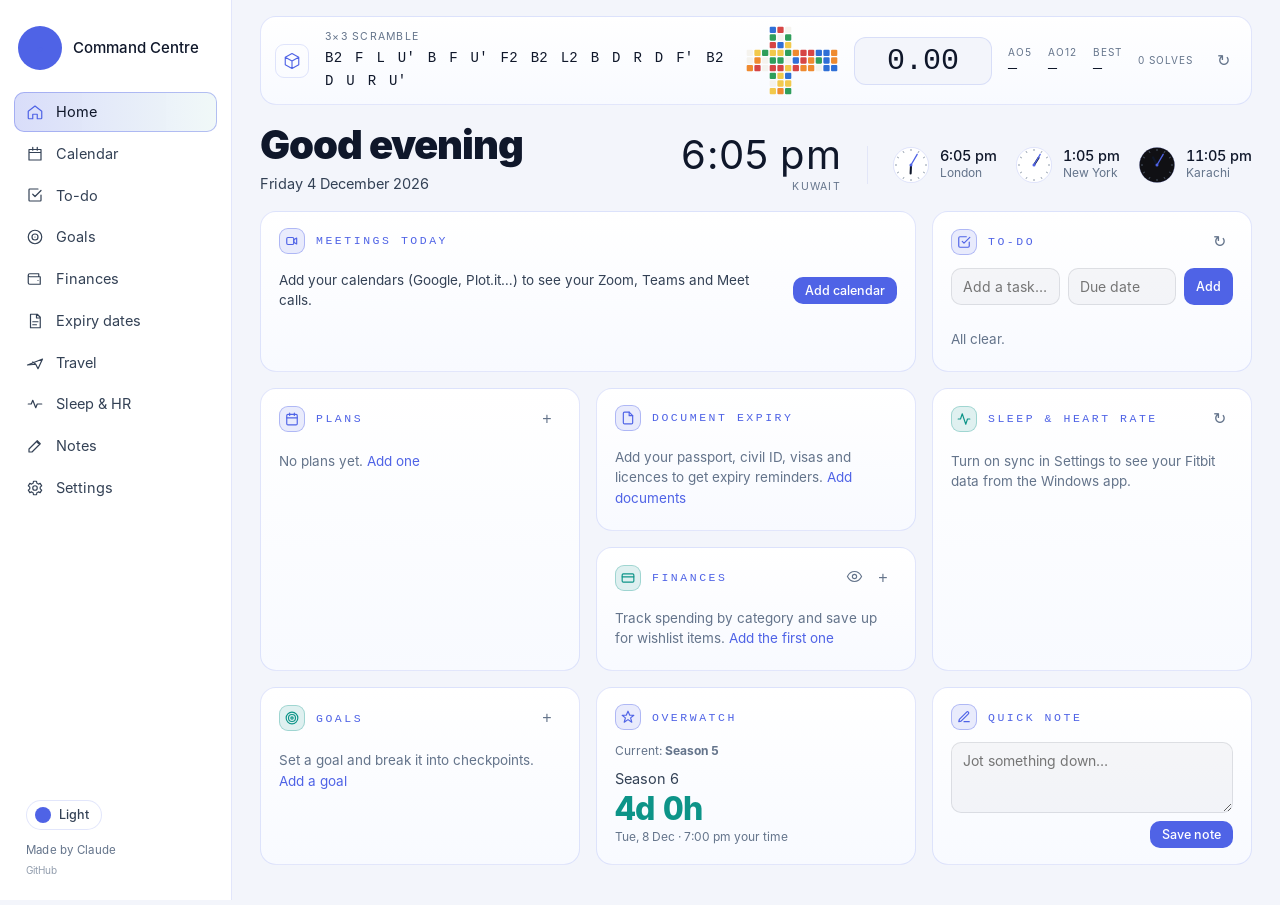
<file: index.html>
<!DOCTYPE html>
<html lang="en">
<head>
  <meta charset="utf-8">
  <meta name="viewport" content="width=device-width, initial-scale=1, viewport-fit=cover">
  <title>Command Centre</title>
  <meta name="description" content="Personal dashboard">
  <meta name="theme-color" content="#060a14" media="(prefers-color-scheme: dark)">
  <meta name="theme-color" content="#f3f5fb" media="(prefers-color-scheme: light)">
  <link rel="icon" href="icons/icon-192.png">
  <script>try{var t=localStorage.getItem("cc-theme");if(t&&t!=="system")document.documentElement.dataset.theme=t;}catch(e){}</script>
  <link rel="manifest" href="manifest.webmanifest">
  <link rel="apple-touch-icon" href="icons/apple-touch-icon.png">
  <meta name="apple-mobile-web-app-capable" content="yes">
  <meta name="mobile-web-app-capable" content="yes">
  <meta name="apple-mobile-web-app-status-bar-style" content="black-translucent">
  <meta name="apple-mobile-web-app-title" content="Command">
  <meta name="format-detection" content="telephone=no">
  <link rel="stylesheet" href="styles.css">
</head>
<body>
  <aside class="sidebar">
    <div class="brand">
      <button class="avatar-btn" id="avatar" title="Change profile picture"><span class="initials"></span><span class="edit">Change</span></button>
      <div><b>Command Centre</b><small></small></div>
    </div>
    <nav id="nav"></nav>
    <div class="sidebar-foot">
      <button class="theme-toggle" id="themeToggle" title="Switch dark / light"><span class="t-ico"></span><span class="t-label">Dark</span></button>
      <small class="made">Made by Claude</small>
      <a class="gh-link" href="https://github.com/01IM/command-centre" target="_blank" rel="noopener">GitHub</a>
    </div>
  </aside>
  <div class="content">
    <div id="cube"></div>
    <main id="main"></main>
  </div>
  <nav id="tabs" class="tabs"></nav>
  <dialog id="modal"></dialog>
  <dialog id="viewer" class="viewer"></dialog>
  <div id="toasts"></div>
  <noscript>This dashboard needs JavaScript.</noscript>
  <script type="module" src="js/app.js"></script>
</body>
</html>
</file>
<file: styles.css>
/* Command Centre — quiet, editorial dark theme with a warm ivory light theme. */
:root {
  --bg: #0f0f10;
  --bg-2: #141415;
  --surface: #18181a;
  --surface-2: #1f1f22;
  --line: #2a2a2e;
  --line-soft: #222225;
  --text: #ece8df;
  --text-2: #a8a49b;
  --text-3: #75726b;
  --accent: #c9a96b;          /* champagne */
  --accent-ink: #1a1408;
  --accent-soft: rgba(201, 169, 107, .12);
  --ok: #7fb38d;
  --warn: #d9a54a;
  --bad: #d9705f;
  --info: #7ea6d8;
  --radius: 14px;
  --radius-sm: 9px;
  --shadow: 0 1px 0 rgba(255,255,255,.03) inset, 0 10px 30px -18px rgba(0,0,0,.6);
  --serif: "Iowan Old Style", "Palatino Linotype", Palatino, "Book Antiqua", Georgia, ui-serif, serif;
  --sans: "Segoe UI Variable Text", "Segoe UI", -apple-system, BlinkMacSystemFont, "Inter", system-ui, sans-serif;
  --mono: "Cascadia Mono", "SF Mono", ui-monospace, Consolas, monospace;
  --side: 232px;
  color-scheme: dark;
}
:root[data-theme=light] {
    --bg: #f4f1ea; --bg-2: #efebe2; --surface: #fbfaf6; --surface-2: #f3f0e8; --line: #e2ddd1; --line-soft: #ebe7dd;
    --text: #1c1b18; --text-2: #5d5a52; --text-3: #8c887e; --accent: #9a7a3c; --accent-ink: #fffaf0; --accent-soft: rgba(154,122,60,.1);
    --shadow: 0 1px 2px rgba(40,30,10,.04), 0 12px 30px -20px rgba(40,30,10,.25);
    color-scheme: light;
  }
@media (prefers-color-scheme: light) {
  :root:not([data-theme=dark]) {
    --bg: #f4f1ea; --bg-2: #efebe2; --surface: #fbfaf6; --surface-2: #f3f0e8; --line: #e2ddd1; --line-soft: #ebe7dd;
    --text: #1c1b18; --text-2: #5d5a52; --text-3: #8c887e; --accent: #9a7a3c; --accent-ink: #fffaf0; --accent-soft: rgba(154,122,60,.1);
    --shadow: 0 1px 2px rgba(40,30,10,.04), 0 12px 30px -20px rgba(40,30,10,.25);
    color-scheme: light;
  }
}

* { box-sizing: border-box; }
html { -webkit-text-size-adjust: 100%; }
body {
  margin: 0; background: var(--bg); color: var(--text); font: 14.5px/1.5 var(--sans);
  -webkit-font-smoothing: antialiased; display: flex; min-height: 100vh;
}
a { color: inherit; text-decoration: none; }
h1, h2, h3 { font-family: var(--serif); font-weight: 500; letter-spacing: .005em; margin: 0; }
small { color: var(--text-3); font-size: 12px; }
code { font-family: var(--mono); font-size: 12px; background: var(--surface-2); padding: 2px 6px; border-radius: 6px; word-break: break-all; }
.muted { color: var(--text-2); font-size: 13px; }
.spacer { flex: 1; }
.ico { width: 18px; height: 18px; fill: none; stroke: currentColor; stroke-width: 1.6; stroke-linecap: round; stroke-linejoin: round; flex: none; }

/* ---------- sidebar ---------- */
.sidebar {
  width: var(--side); position: fixed; inset: 0 auto 0 0; padding: 22px 14px; display: flex; flex-direction: column;
  border-right: 1px solid var(--line-soft); background: var(--bg-2);
}
.brand { display: flex; gap: 12px; align-items: center; padding: 4px 10px 22px; }
.avatar-btn {
  width: 44px; height: 44px; border-radius: 50%; flex: none; position: relative; padding: 0; cursor: pointer; overflow: hidden;
  border: 1px solid color-mix(in srgb, var(--accent) 45%, transparent); background: var(--surface) center / cover no-repeat;
  display: grid; place-items: center; transition: transform .2s var(--ease), box-shadow .2s;
}
.avatar-btn:hover { transform: scale(1.04); box-shadow: 0 0 0 3px var(--accent-soft); }
.avatar-btn .initials { font: 500 15px var(--serif); letter-spacing: .06em; color: var(--accent); }
.avatar-btn.has-photo .initials { display: none; }
.avatar-btn .edit { position: absolute; inset: auto 0 0 0; height: 40%; display: grid; place-items: center; font: 600 8.5px var(--sans); letter-spacing: .08em; text-transform: uppercase; color: #fff; background: rgba(0,0,0,.55); opacity: 0; transition: opacity .2s; }
.avatar-btn:hover .edit { opacity: 1; }
.orb-dot-unused { display: inline-block; width: 11px; height: 11px; border-radius: 50%; margin-right: 7px; vertical-align: 0; background: conic-gradient(from 0deg, #ff5f8f, #b85cff, #3d7bff, #29d3ff, #ffb347, #ff5f8f); box-shadow: 0 0 10px rgba(150,100,255,.6); animation: orbspin 6s linear infinite, orbpulse 3s ease-in-out infinite; }
@keyframes orbspin { to { transform: rotate(360deg); } }
@keyframes orbpulse { 50% { box-shadow: 0 0 16px rgba(150,100,255,.9); } }
.brand b { display: block; font-family: var(--serif); font-weight: 500; font-size: 15px; white-space: nowrap; }
.brand { gap: 11px !important; padding-left: 4px !important; }
.brand small { letter-spacing: .04em; }
#nav { display: flex; flex-direction: column; gap: 2px; }
#nav a { display: flex; align-items: center; gap: 12px; padding: 9px 12px; border-radius: 10px; color: var(--text-2); transition: background .15s, color .15s; }
#nav a:hover { background: var(--surface); color: var(--text); }
#nav a.active { background: var(--surface); color: var(--text); box-shadow: inset 2px 0 0 var(--accent); }
#nav a.active .ico { color: var(--accent); }
.sidebar-foot { margin-top: auto; padding: 0 12px; display: flex; flex-direction: column; gap: 12px; align-items: flex-start; }
.theme-toggle { display: inline-flex; align-items: center; gap: 8px; padding: 6px 12px 6px 8px; border-radius: 99px; border: 1px solid var(--line); background: var(--surface); color: var(--text-2); font: 500 12.5px var(--sans); cursor: pointer; transition: all .2s var(--ease); }
.theme-toggle:hover { color: var(--text); border-color: var(--text-3); }
.t-ico { width: 16px; height: 16px; border-radius: 50%; position: relative; background: var(--accent); transition: all .35s var(--ease); }
:root[data-theme=dark] .t-ico { background: transparent; box-shadow: inset -5px -2px 0 0 var(--accent); }
.made { font-size: 11.5px; letter-spacing: .02em; background: linear-gradient(90deg, var(--text-3), var(--accent), var(--text-3)); background-size: 200% 100%; -webkit-background-clip: text; background-clip: text; color: transparent; animation: shine 8s linear infinite; }
@keyframes shine { to { background-position: -200% 0; } }
html { transition: background-color .3s; }
body, .card, .sidebar, .cube-bar { transition: background-color .35s var(--ease), border-color .35s var(--ease), color .35s var(--ease); }

.content { margin-left: var(--side); flex: 1; min-width: 0; padding: 22px 32px 60px; max-width: 1480px; }


/* ---------- cube bar ---------- */
.cube-bar {
  display: grid; grid-template-columns: auto minmax(0, 1fr) auto auto auto auto; align-items: center; gap: 18px;
  padding: 12px 16px; margin-bottom: 26px; background: var(--surface); border: 1px solid var(--line-soft); border-radius: var(--radius); box-shadow: var(--shadow);
}
.cube-bar.collapsed { grid-template-columns: auto 1fr; padding: 8px 12px; }
.cube-bar.collapsed > :not(.cube-toggle):not(.cube-scramble) { display: none; }
.cube-bar.collapsed .cube-scramble code { font-size: 12px; color: var(--text-3); }
.cube-toggle { background: none; border: 1px solid var(--line); color: var(--accent); width: 34px; height: 34px; border-radius: 9px; cursor: pointer; display: grid; place-items: center; }
.cube-toggle svg { width: 18px; height: 18px; fill: none; stroke: currentColor; stroke-width: 1.5; stroke-linejoin: round; }
.cube-scramble { min-width: 0; }
.cube-scramble small { display: block; text-transform: uppercase; letter-spacing: .12em; font-size: 10.5px; margin-bottom: 2px; }
.cube-scramble code { background: none; padding: 0; font-size: 15px; letter-spacing: .02em; color: var(--text); word-spacing: 4px; word-break: normal; }
.cube-net { width: 104px; display: block; }
.cube-timer {
  font: 500 34px/1 var(--mono); font-variant-numeric: tabular-nums; min-width: 150px; padding: 10px 14px; border-radius: 12px;
  background: var(--bg); border: 1px solid var(--line); color: var(--text); cursor: pointer; touch-action: none; user-select: none; -webkit-user-select: none; transition: color .1s, border-color .1s;
}
.cube-timer[data-phase=holding] { color: var(--bad); border-color: var(--bad); }
.cube-timer[data-phase=ready] { color: var(--ok); border-color: var(--ok); }
.cube-timer[data-phase=running] { color: var(--accent); }
.cube-stats { display: flex; gap: 16px; align-items: center; }
.cube-stats div { display: flex; flex-direction: column; }
.cube-stats small { text-transform: uppercase; letter-spacing: .1em; font-size: 10px; }
.cube-stats b { font: 500 15px var(--mono); font-variant-numeric: tabular-nums; }
.cube-stats .last span { display: flex; gap: 4px; margin-top: 2px; }
.cube-stats .last button { font: 11px var(--sans); padding: 2px 7px; border-radius: 6px; border: 1px solid var(--line); background: none; color: var(--text-2); cursor: pointer; }
.cube-stats .last button.on { background: var(--accent-soft); color: var(--accent); border-color: var(--accent); }

/* ---------- headings ---------- */
.hero { display: flex; align-items: flex-end; justify-content: space-between; margin: 4px 0 24px; gap: 16px; }
.hero h1 { font-size: 34px; line-height: 1.1; }
.hero p { margin: 6px 0 0; color: var(--text-2); }
.clock { font: 300 46px/1 var(--serif); font-variant-numeric: tabular-nums; color: var(--text); letter-spacing: .01em; }
.page-head { display: flex; align-items: center; justify-content: space-between; gap: 12px; margin: 4px 0 20px; flex-wrap: wrap; }
.page-head h1 { font-size: 30px; }
.actions { display: flex; gap: 8px; }
h3.sub { font-size: 17px; margin: 22px 0 12px; color: var(--text-2); }

/* ---------- grid + cards ---------- */
.grid { display: grid; grid-template-columns: repeat(auto-fill, minmax(320px, 1fr)); gap: 18px; align-items: start; }
.card { background: var(--surface); border: 1px solid var(--line-soft); border-radius: var(--radius); padding: 18px 20px; box-shadow: var(--shadow); min-width: 0; }
.card > header { display: flex; align-items: center; justify-content: space-between; margin-bottom: 14px; min-height: 26px; }
.card h2 { font-size: 13px; font-family: var(--sans); font-weight: 600; text-transform: uppercase; letter-spacing: .12em; color: var(--text-2); }
.card h2 a:hover { color: var(--accent); }
section.card + section.card { margin-top: 18px; }
.grid section.card + section.card { margin-top: 0; }
.span2 { grid-column: span 2; }
.home-grid { align-items: stretch; }
.quick-add input[type=date] { flex: 0 0 150px; }
.done-list .t { color: var(--text-3); text-decoration: line-through; }
.icon-btn.sm { width: 24px; height: 24px; font-size: 13px; opacity: 0; transition: opacity .15s; }
.tasks li:hover .icon-btn.sm { opacity: 1; }
@media (max-width: 1100px) { .span2 { grid-column: auto; } }
.empty { color: var(--text-3); font-size: 13.5px; padding: 6px 0; }
.hint, .warn { font-size: 12.5px; color: var(--text-3); margin-top: 10px; }
.warn { color: var(--warn); margin: 0 0 10px; }
.more { display: inline-block; margin-top: 10px; font-size: 12.5px; color: var(--text-2); }
.more:hover { color: var(--accent); }

/* ---------- buttons ---------- */
.btn { font: 500 13px var(--sans); padding: 8px 14px; border-radius: 9px; border: 1px solid var(--line); background: var(--surface-2); color: var(--text); cursor: pointer; white-space: nowrap; transition: border-color .15s, background .15s, color .15s; display: inline-flex; align-items: center; gap: 6px; }
.btn:hover { border-color: var(--text-3); }
.btn.primary { background: var(--accent); border-color: var(--accent); color: var(--accent-ink); }
.btn.primary:hover { filter: brightness(1.06); }
.btn.ghost { background: transparent; }
.btn.danger { background: transparent; color: var(--bad); border-color: color-mix(in srgb, var(--bad) 40%, transparent); }
.btn.sm { padding: 5px 11px; font-size: 12.5px; }
.icon-btn { width: 28px; height: 28px; border-radius: 8px; border: 1px solid transparent; background: none; color: var(--text-3); cursor: pointer; font-size: 16px; line-height: 1; }
.icon-btn:hover { color: var(--accent); border-color: var(--line); }
.icon-btn.spin { animation: spin .8s linear infinite; }
@keyframes spin { to { transform: rotate(360deg); } }
.link { background: none; border: 0; padding: 0; color: var(--accent); cursor: pointer; font: inherit; font-size: inherit; }
.link:hover { text-decoration: underline; }

/* ---------- connect ---------- */
.connect { display: flex; align-items: center; justify-content: space-between; gap: 14px; padding: 4px 0; }
.connect p { margin: 0; color: var(--text-2); font-size: 13.5px; }

/* ---------- events ---------- */
.events { list-style: none; margin: 0; padding: 0; }
.events li { display: grid; grid-template-columns: 78px 1fr auto; gap: 14px; align-items: center; padding: 11px 0; border-top: 1px solid var(--line-soft); }
.events li:first-child { border-top: 0; }
.events .when { font: 500 14px var(--mono); font-variant-numeric: tabular-nums; color: var(--text-2); display: flex; flex-direction: column; }
.events .what { min-width: 0; }
.events .what b { font-weight: 500; display: block; overflow: hidden; text-overflow: ellipsis; white-space: nowrap; }
.events .what small { display: flex; gap: 8px; align-items: center; }
.events li.live .when { color: var(--accent); }
.events li.live { background: linear-gradient(90deg, var(--accent-soft), transparent 70%); margin: 0 -20px; padding-left: 20px; padding-right: 20px; }
.events li.plan { cursor: pointer; }
.pill { font-size: 10.5px; text-transform: uppercase; letter-spacing: .08em; padding: 1px 7px; border-radius: 99px; border: 1px solid var(--line); color: var(--text-2); }
.pill.zoom { color: #7ea6d8; border-color: rgba(126,166,216,.35); }
.pill.teams { color: #a49be0; border-color: rgba(164,155,224,.35); }
.pill.meet { color: var(--ok); border-color: rgba(127,179,141,.35); }
.pill.plan { color: var(--accent); border-color: color-mix(in srgb, var(--accent) 35%, transparent); }
.day + .day { margin-top: 18px; }
.day h3 { font-size: 18px; margin-bottom: 4px; }
.day h3 small { font-family: var(--sans); margin-left: 8px; }

/* ---------- tasks ---------- */
.quick-add { display: flex; gap: 8px; margin-bottom: 10px; }
.quick-add input { flex: 1; }
.tasks, .checkpoints { list-style: none; margin: 0; padding: 0; }
.tasks li, .checkpoints li { display: flex; align-items: center; gap: 12px; padding: 8px 0; border-top: 1px solid var(--line-soft); }
.tasks li:first-child, .checkpoints li:first-child { border-top: 0; }
.tasks .t { flex: 1; min-width: 0; }
.star { color: var(--accent); font-weight: 400; }
.check { width: 18px; height: 18px; border-radius: 50%; border: 1.5px solid var(--text-3); background: none; cursor: pointer; flex: none; padding: 0; transition: all .15s; }
.check:hover { border-color: var(--accent); }
.check.on { background: var(--accent); border-color: var(--accent); box-shadow: inset 0 0 0 3px var(--surface); }
.overdue { color: var(--bad); }
.soon { color: var(--warn); }
.checkpoints li.done span { color: var(--text-3); text-decoration: line-through; }
.checkpoints li span { flex: 1; }

/* ---------- prayer ---------- */
.prayer-next { display: flex; justify-content: space-between; align-items: baseline; margin-bottom: 12px; }
.prayer-next span { color: var(--text-2); }
.prayer-next b { color: var(--text); font-weight: 500; }
.prayer-next strong { font: 400 26px var(--serif); font-variant-numeric: tabular-nums; color: var(--accent); }
.prayers { list-style: none; margin: 0 0 10px; padding: 0; display: grid; grid-template-columns: repeat(6, 1fr); gap: 4px; }
.prayers li { display: flex; flex-direction: column; align-items: center; padding: 8px 2px; border-radius: 9px; font-size: 11.5px; color: var(--text-2); }
.prayers li b { font: 500 13.5px var(--mono); color: var(--text); margin-top: 2px; }
.prayers li.past { opacity: .45; }
.prayers li.next { background: var(--accent-soft); color: var(--accent); }
.prayers li.next b { color: var(--accent); }

/* ---------- weather ---------- */


/* ---------- plans / alerts / goals ---------- */
.plans, .alerts, .goals, .seasons, .nights { list-style: none; margin: 0; padding: 0; }
.plans li { display: flex; gap: 12px; align-items: center; padding: 9px 0; border-top: 1px solid var(--line-soft); cursor: pointer; }
.plans li:first-child { border-top: 0; }
.plans li > div { flex: 1; min-width: 0; }
.plans b { font-weight: 500; display: block; }
.plans .rel { white-space: nowrap; }
.dot { display: inline-block; width: 8px; height: 8px; border-radius: 50%; background: var(--text-3); }
.dot.family { background: var(--accent); } .dot.friends { background: var(--ok); } .dot.travel { background: var(--info); } .dot.work { background: #a49be0; }
.alerts li { padding: 9px 0 9px 12px; border-left: 2px solid var(--line); margin-bottom: 6px; }
.alerts li b { font-weight: 500; display: block; }
.alerts li.soon { border-color: var(--warn); } .alerts li.urgent, .alerts li.expired { border-color: var(--bad); }
.alerts li.expired small, .alerts li.urgent small { color: var(--bad); }
.goals li { padding: 8px 0; }
.goals .row, .goal .row { display: flex; justify-content: space-between; align-items: baseline; gap: 8px; }
.goals b { font-weight: 500; }
.goals .row span { font: 12.5px var(--mono); color: var(--accent); }
.bar { height: 4px; background: var(--line); border-radius: 99px; overflow: hidden; margin: 7px 0 5px; }
.bar i { display: block; height: 100%; background: var(--accent); border-radius: 99px; transition: width .4s; }
.goal p { margin: -6px 0 12px; }
.goal.archived { opacity: .55; }
.goal .quick-add { margin-top: 12px; }
.goal .quick-add input[type=date] { flex: 0 0 140px; }

/* ---------- overwatch ---------- */
.ow small { display: block; }
.ow-next { margin-top: 8px; }
.ow-next span { color: var(--text-2); display: block; }
.ow-next strong { font: 400 32px/1.2 var(--serif); color: var(--accent); font-variant-numeric: tabular-nums; display: block; }
.seasons li { padding: 8px 0; border-top: 1px solid var(--line-soft); cursor: pointer; }
.seasons li:first-child { border-top: 0; }
.seasons b { font-weight: 500; display: block; }
.seasons + .btn { margin-top: 10px; }

/* ---------- health ---------- */
.stats { display: grid; grid-template-columns: repeat(2, 1fr); gap: 14px 18px; }
.stats > div { display: flex; flex-direction: column; }
.stats strong { font: 400 26px/1.15 var(--serif); font-variant-numeric: tabular-nums; }
.stats strong em { font: 12px var(--sans); color: var(--text-3); font-style: normal; }
.spark-wrap { margin: 16px 0 8px; }
.spark { width: 100%; height: 60px; display: block; }
.spark path { fill: none; stroke: var(--bad); stroke-width: 1.5; vector-effect: non-scaling-stroke; }
.nights li { display: grid; grid-template-columns: 110px 1fr 70px; gap: 12px; align-items: center; padding: 6px 0; font-size: 13px; }
.nights b { font: 500 13px var(--mono); text-align: right; }
.nights .bar { margin: 0; height: 6px; }
@media (min-width: 900px) { main .stats { grid-template-columns: repeat(4, 1fr); } .grid .stats { grid-template-columns: repeat(2, 1fr); } }

/* ---------- quick note / notes ---------- */
.quick-note { display: flex; flex-direction: column; gap: 8px; align-items: flex-end; }
.quick-note textarea { width: 100%; }
.notes { display: grid; grid-template-columns: repeat(auto-fill, minmax(260px, 1fr)); gap: 14px; margin-top: 18px; }
.note { background: var(--surface); border: 1px solid var(--line-soft); border-radius: var(--radius); padding: 16px 18px; display: flex; flex-direction: column; }
.note.pinned { border-color: color-mix(in srgb, var(--accent) 40%, transparent); }
.note p { margin: 0 0 12px; white-space: normal; flex: 1; }
.note footer { display: flex; justify-content: space-between; align-items: center; font-size: 12px; }

/* ---------- documents ---------- */
.doc-grid { display: grid; grid-template-columns: repeat(auto-fill, minmax(300px, 1fr)); gap: 14px; }
.doc { display: flex; gap: 14px; background: var(--surface); border: 1px solid var(--line-soft); border-radius: var(--radius); padding: 14px; cursor: pointer; transition: border-color .15s; border-left: 3px solid var(--line); }
.doc:hover { border-color: var(--line); }
.doc.ok { border-left-color: var(--ok); } .doc.soon { border-left-color: var(--warn); } .doc.urgent, .doc.expired { border-left-color: var(--bad); }
.doc .thumb { width: 74px; height: 74px; border-radius: 9px; background: var(--surface-2) center/cover; flex: none; display: grid; place-items: center; color: var(--text-3); font-size: 12px; border: 1px solid var(--line-soft); }
.doc .info { display: flex; flex-direction: column; gap: 2px; min-width: 0; }
.doc b { font-weight: 500; }
.doc .exp { font-size: 13px; margin-top: 4px; }
.doc .exp em { font-style: normal; color: var(--text-3); margin-left: 4px; }
.doc.urgent .exp, .doc.expired .exp { color: var(--bad); } .doc.soon .exp { color: var(--warn); }

/* ---------- travel ---------- */
.stat-row { display: grid; grid-template-columns: repeat(4, 1fr); gap: 14px; margin-bottom: 18px; }
.stat { background: var(--surface); border: 1px solid var(--line-soft); border-radius: var(--radius); padding: 16px 18px; }
.stat strong { display: block; font: 400 32px/1.1 var(--serif); color: var(--text); }
.chips { display: flex; flex-wrap: wrap; gap: 8px; margin-top: 12px; }
.chip { border: 1px solid var(--line); border-radius: 99px; padding: 4px 12px; font-size: 13px; color: var(--text-2); }
.chip b { color: var(--accent); font-weight: 500; margin-left: 4px; }
.table { width: 100%; border-collapse: collapse; font-size: 13.5px; }
.table th { text-align: left; font-weight: 600; font-size: 11px; text-transform: uppercase; letter-spacing: .1em; color: var(--text-3); padding: 0 10px 10px 0; border-bottom: 1px solid var(--line); }
.table td { padding: 10px 10px 10px 0; border-bottom: 1px solid var(--line-soft); vertical-align: top; }
.table td:first-child { white-space: nowrap; font-variant-numeric: tabular-nums; color: var(--text-2); }
.table tr { cursor: pointer; }
.table tr:hover td { color: var(--text); background: var(--surface-2); }

/* ---------- forms ---------- */
input, textarea, select {
  font: 14px var(--sans); color: var(--text); background: var(--bg); border: 1px solid var(--line); border-radius: var(--radius-sm); padding: 9px 11px; width: 100%; outline: none; transition: border-color .15s;
}
input:focus, textarea:focus, select:focus { border-color: var(--accent); }
textarea { resize: vertical; }
input[type=checkbox] { width: auto; accent-color: var(--accent); }
.stack { display: flex; flex-direction: column; gap: 12px; }
.stack label > span, .form label > span { display: block; font-size: 12px; color: var(--text-2); margin-bottom: 5px; }
.row { display: flex; align-items: center; gap: 8px; flex-wrap: wrap; }
.row2 { display: grid; grid-template-columns: 1fr 1fr; gap: 10px; }
.toggle { display: flex; gap: 10px; align-items: center; cursor: pointer; }
.toggle span { margin: 0 !important; font-size: 13.5px !important; color: var(--text) !important; }
.badge { font-size: 11.5px; padding: 3px 9px; border-radius: 99px; border: 1px solid var(--line); color: var(--text-3); }
.badge.connected { color: var(--ok); border-color: rgba(127,179,141,.4); }
.badge.reconnect { color: var(--warn); border-color: rgba(217,165,74,.4); }

dialog { border: 1px solid var(--line); background: var(--surface); color: var(--text); border-radius: 18px; padding: 0; width: min(560px, calc(100vw - 24px)); box-shadow: 0 30px 80px -20px rgba(0,0,0,.6); }
dialog::backdrop { background: rgba(8, 8, 9, .55); backdrop-filter: blur(4px); }
.form { padding: 24px; display: grid; grid-template-columns: 1fr 1fr; gap: 14px; }
.form h3 { grid-column: 1 / -1; font-size: 22px; margin-bottom: 4px; }
.form label.wide { grid-column: 1 / -1; }
.form small { display: block; margin-top: 4px; }
.form-actions { grid-column: 1 / -1; display: flex; gap: 8px; margin-top: 6px; }
.viewer { width: auto; max-width: 95vw; padding: 12px; text-align: center; }
.viewer img { max-width: 90vw; max-height: 80vh; display: block; margin: 0 auto 10px; border-radius: 10px; }

/* ---------- toasts ---------- */
#toasts { position: fixed; bottom: 24px; right: 24px; display: flex; flex-direction: column; gap: 8px; z-index: 50; }
.toast { background: var(--surface-2); border: 1px solid var(--line); padding: 10px 16px; border-radius: 10px; font-size: 13px; opacity: 0; transform: translateY(8px); transition: all .25s; box-shadow: var(--shadow); }
.toast.show { opacity: 1; transform: none; }
.toast.ok { border-color: rgba(127,179,141,.4); } .toast.error { border-color: rgba(217,112,95,.5); color: var(--bad); }

/* ---------- more page (mobile) ---------- */
.more-grid { display: grid; grid-template-columns: repeat(2, 1fr); gap: 12px; }
.more-tile { display: flex; flex-direction: column; gap: 10px; align-items: flex-start; }
.more-tile .ico { width: 22px; height: 22px; color: var(--accent); }

/* ---------- mobile ---------- */
.tabs { display: none; }
@media (max-width: 640px) {
  body { display: block; }
  .sidebar { display: none; }
  .content { margin: 0; padding: calc(14px + env(safe-area-inset-top)) 14px calc(90px + env(safe-area-inset-bottom)); }
  .tabs {
    display: grid; grid-template-columns: repeat(5, 1fr); position: fixed; left: 0; right: 0; bottom: 0; z-index: 20;
    background: color-mix(in srgb, var(--bg-2) 88%, transparent); backdrop-filter: blur(16px); -webkit-backdrop-filter: blur(16px);
    border-top: 1px solid var(--line-soft); padding: 6px 4px calc(6px + env(safe-area-inset-bottom));
  }
  .tabs a { display: flex; flex-direction: column; align-items: center; gap: 3px; font-size: 10.5px; color: var(--text-3); padding: 4px 0; }
  .tabs a .ico { width: 21px; height: 21px; }
  .tabs a.active { color: var(--accent); }
  .grid { grid-template-columns: 1fr; gap: 12px; }
  .card { padding: 16px; }
  .hero { margin-bottom: 16px; }
  .hero h1 { font-size: 26px; }
  .clock { font-size: 34px; }
  .page-head h1 { font-size: 26px; }
  .stat-row { grid-template-columns: repeat(2, 1fr); }
  .events li.live { margin: 0 -16px; padding-left: 16px; padding-right: 16px; }
  .table thead { display: none; }
  .table tr { display: grid; grid-template-columns: 1fr auto; padding: 10px 0; border-bottom: 1px solid var(--line-soft); }
  .table td { border: 0; padding: 0; }
  .table td:nth-child(2) { text-align: right; font-weight: 500; }
  .table td:nth-child(3), .table td:nth-child(4) { font-size: 12px; color: var(--text-3); }
  .form { grid-template-columns: 1fr; padding: 20px; }
  #toasts { left: 14px; right: 14px; bottom: calc(80px + env(safe-area-inset-bottom)); }

  .cube-bar { grid-template-columns: 1fr auto; grid-template-areas: "scr toggle" "timer net" "stats stats"; gap: 10px 12px; margin-bottom: 16px; padding: 12px 14px; }
  .cube-toggle { grid-area: toggle; }
  .cube-scramble { grid-area: scr; }
  .cube-scramble code { font-size: 13.5px; word-spacing: 2px; }
  .cube-timer { grid-area: timer; font-size: 30px; min-width: 0; width: 100%; padding: 14px; }
  .cube-net-wrap { grid-area: net; }
  .cube-net { width: 92px; }
  .cube-stats { grid-area: stats; justify-content: space-between; }
  .cube-bar [data-new] { display: none; }
  .cube-bar.collapsed { grid-template-columns: 1fr auto; grid-template-areas: "scr toggle"; }
}
@media (min-width: 641px) and (max-width: 1180px) {
  .cube-net-wrap { display: none; }
  .cube-bar { grid-template-columns: auto minmax(0, 1fr) auto auto auto; }
}


/* =================== motion =================== */
:root { --ease: cubic-bezier(.22, .8, .24, 1); }
#main.enter > * { opacity: 0; transform: translateY(8px); }
#main > * { transition: opacity .45s var(--ease), transform .45s var(--ease); }
#main.enter .grid > *, #main.enter .cal-grid > * { opacity: 0; transform: translateY(10px); }
.grid > *, .cal-layout > * { transition: opacity .5s var(--ease), transform .5s var(--ease), border-color .2s, box-shadow .25s; }
.grid > *:nth-child(2) { transition-delay: .03s; } .grid > *:nth-child(3) { transition-delay: .06s; } .grid > *:nth-child(4) { transition-delay: .09s; }
.grid > *:nth-child(5) { transition-delay: .12s; } .grid > *:nth-child(6) { transition-delay: .15s; } .grid > *:nth-child(7) { transition-delay: .18s; }
.grid > *:nth-child(8) { transition-delay: .21s; } .grid > *:nth-child(9) { transition-delay: .24s; } .grid > *:nth-child(n+10) { transition-delay: .27s; }
.card:hover { border-color: var(--line); }
.btn, .icon-btn, .check, .cal-cell, .doc, .plans li, .tasks li { transition: all .18s var(--ease); }
.btn:active, .icon-btn:active { transform: scale(.96); }
.tasks li { animation: none; }
.check.on { animation: pop .3s var(--ease); }
@keyframes pop { 50% { transform: scale(1.25); } }
#nav a { position: relative; }
#nav a .ico { transition: transform .25s var(--ease), color .2s; }
#nav a:hover .ico { transform: translateX(2px); }
dialog[open] { animation: dlg .28s var(--ease); }
dialog[open]::backdrop { animation: fadein .28s ease; }
@keyframes dlg { from { opacity: 0; transform: translateY(12px) scale(.98); } }
@keyframes fadein { from { opacity: 0; } }
.skeleton { border-radius: 10px; background: linear-gradient(90deg, var(--surface-2) 0%, var(--line-soft) 40%, var(--surface-2) 80%); background-size: 200% 100%; animation: shimmer 1.4s infinite linear; }
@keyframes shimmer { to { background-position: -200% 0; } }
.cube-timer[data-phase=running] { box-shadow: 0 0 0 1px var(--accent), 0 0 30px -10px var(--accent); }
.bar i { transition: width .8s var(--ease); }
@media (prefers-reduced-motion: reduce) { *, *::before, *::after { animation: none !important; transition: none !important; } }

/* =================== clocks =================== */
.clocks { display: flex; align-items: center; gap: 26px; }
.clock-main { display: flex; flex-direction: column; align-items: flex-end; }
.clock-main small { letter-spacing: .12em; text-transform: uppercase; font-size: 10.5px; margin-top: 4px; }
.clock { font: 300 44px/1 var(--serif); }
.world { list-style: none; margin: 0; padding: 0 0 0 24px; display: flex; gap: 18px; border-left: 1px solid var(--line-soft); }
.world li { display: flex; align-items: center; gap: 10px; }
.world b { display: block; font: 500 14.5px var(--sans); font-variant-numeric: tabular-nums; white-space: nowrap; }
.world small { display: block; white-space: nowrap; }
.world em { font-style: normal; color: var(--accent); }
.mini-clock { flex: none; }
.mini-clock .face { fill: var(--surface); stroke: var(--line); }
.mini-clock .tick { stroke: var(--text-3); stroke-width: 1; }
.mini-clock .hand { stroke: var(--text); stroke-linecap: round; transform-origin: 20px 20px; transition: transform .6s var(--ease); }
.mini-clock .hand.h { stroke-width: 2.2; }
.mini-clock .hand.m { stroke-width: 1.4; stroke: var(--accent); }
.mini-clock .pin { fill: var(--accent); }
.world li.night .mini-clock .face { fill: #101014; }
@media (max-width: 1250px) { .hero { flex-direction: column; align-items: flex-start; } .clocks { width: 100%; justify-content: space-between; } }
@media (max-width: 640px) { .clocks { flex-direction: column; align-items: flex-start; gap: 12px; } .clock-main { align-items: flex-start; } .world { border: 0; padding: 0; flex-wrap: wrap; gap: 14px; } }

/* =================== weather =================== */
.weather-card { grid-column: span 2; }
@media (max-width: 1100px) { .weather-card { grid-column: auto; } }
.wx-top { display: flex; justify-content: space-between; gap: 20px; align-items: center; flex-wrap: wrap; }
.wx-now { display: flex; gap: 14px; align-items: center; }
.wx-now strong { font: 300 42px/1 var(--serif); display: block; margin-bottom: 4px; }
.wx-now small, .wx-moon small { display: block; }
.wx-moon { display: flex; gap: 12px; align-items: center; padding: 8px 14px 8px 8px; border: 1px solid var(--line-soft); border-radius: 12px; background: var(--bg); }
.wx-moon b { font-weight: 500; display: block; }
.moon-svg { filter: drop-shadow(0 0 10px rgba(244,239,226,.12)); }
.wx-sunline { display: flex; gap: 18px; margin: 12px 0 4px; }
.wx-week { list-style: none; margin: 10px 0 8px; padding: 0; }
.wx-week li { display: grid; grid-template-columns: 52px 34px 36px 34px 1fr 34px; align-items: center; gap: 8px; padding: 5px 0; border-top: 1px solid var(--line-soft); font-size: 13.5px; }
.wx-week li:first-child { border-top: 0; }
.wx-week span { color: var(--text-2); }
.wx-week em { font-style: normal; color: var(--text-3); text-align: right; }
.wx-week b { font-weight: 500; text-align: right; }
.wx-week .rain, .hours .rain { color: var(--info); font-size: 11.5px; }
.trange { height: 5px; background: var(--line-soft); border-radius: 99px; position: relative; }
.trange i { position: absolute; top: 0; bottom: 0; border-radius: 99px; background: linear-gradient(90deg, #7ea6d8, #f2c14e 60%, #e0874f); }
.src { display: block; text-align: right; }
.hourly { position: relative; }
.hourly-chart { width: 100%; height: 120px; display: block; }
.tline { fill: none; stroke: var(--accent); stroke-width: 2; vector-effect: non-scaling-stroke; }
.hours { list-style: none; margin: 6px 0 0; padding: 0; display: grid; grid-template-columns: repeat(12, 1fr); }
.hours li { display: flex; flex-direction: column; align-items: center; gap: 2px; font-size: 12px; }
.hours b { font-weight: 500; }
.weather-card.big .wx-week li { grid-template-columns: 70px 40px 44px 40px 1fr 40px; font-size: 14.5px; padding: 8px 0; }
@media (max-width: 640px) { .hours { grid-template-columns: repeat(6, 1fr); } .hours li:nth-child(n+7) { display: none; } }

/* animated weather icon parts */
.wx-svg { flex: none; overflow: visible; }
.wx-rays { animation: spin 24s linear infinite; }
.wx-sun circle { animation: glow 4s ease-in-out infinite; }
@keyframes glow { 50% { opacity: .85; } }
.wx-cloud { animation: drift 7s ease-in-out infinite; }
.wx-cloud-back { animation-duration: 9s; animation-direction: reverse; }
@keyframes drift { 50% { transform: translateX(2.5px); } }
.wx-rain line { animation: rain 1s linear infinite; }
@keyframes rain { 0% { opacity: 0; transform: translateY(-4px); } 30% { opacity: 1; } 100% { opacity: 0; transform: translateY(6px); } }
.wx-snow circle { animation: snow 2.2s linear infinite; }
@keyframes snow { 0% { opacity: 0; transform: translateY(-4px); } 30% { opacity: 1; } 100% { opacity: 0; transform: translate(2px, 7px); } }
.wx-bolt { animation: flash 3s infinite; }
@keyframes flash { 0%, 88%, 100% { opacity: 1; } 90%, 94% { opacity: .2; } }
.wx-fog line { animation: drift 4s ease-in-out infinite; }
.wx-moonicon { animation: glow 5s ease-in-out infinite; }

/* =================== month calendar =================== */
.seg { display: inline-flex; }
.seg .btn { border-radius: 0; margin-left: -1px; }
.seg .btn:first-child { border-radius: 9px 0 0 9px; margin: 0; }
.seg .btn:last-child { border-radius: 0 9px 9px 0; }
.cal-layout { display: grid; grid-template-columns: minmax(0, 1fr) 320px; gap: 18px; align-items: start; }
.banner { margin-bottom: 18px; }
.card.cal { padding: 0; overflow: hidden; }
.cal-head { display: grid; grid-template-columns: repeat(7, minmax(0, 1fr)); border-bottom: 1px solid var(--line-soft); }
.cal-head span { padding: 10px 12px; font-size: 11px; text-transform: uppercase; letter-spacing: .12em; color: var(--text-3); }
.cal-grid { display: grid; grid-template-columns: repeat(7, minmax(0, 1fr)); grid-auto-rows: minmax(132px, auto); }
.cal-cell { all: unset; box-sizing: border-box; padding: 8px 8px 6px; border-right: 1px solid var(--line-soft); border-bottom: 1px solid var(--line-soft); cursor: pointer; display: flex; flex-direction: column; gap: 4px; min-width: 0; position: relative; overflow: hidden; }
.cal-cell:nth-child(7n) { border-right: 0; }
.cal-cell:nth-last-child(-n+7) { border-bottom: 0; }
.cal-cell:hover { background: var(--surface-2); }
.cal-cell.out { background: var(--bg-2); }
.cal-cell.out .dnum, .cal-cell.out .chip-ev { opacity: .45; }
.cal-cell.sel { box-shadow: inset 0 0 0 1.5px var(--accent); }
.dnum { font: 500 13px var(--sans); width: 26px; height: 26px; display: grid; place-items: center; border-radius: 50%; color: var(--text-2); }
.cal-cell.today .dnum { background: var(--accent); color: var(--accent-ink); font-weight: 600; }
.cal-chips { display: flex; flex-direction: column; gap: 4px; min-width: 0; width: 100%; }
.chip-ev { display: block; max-width: 100%; font-size: 11.5px; line-height: 1.3; padding: 3px 6px 4px; border-radius: 5px; background: var(--accent-soft); color: var(--text); border-left: 2px solid var(--accent); overflow: hidden; }
.chip-ev i { display: block; font-style: normal; font-size: 10.5px; color: var(--text-3); font-variant-numeric: tabular-nums; white-space: nowrap; overflow: hidden; text-overflow: ellipsis; }
.chip-ev .t { display: -webkit-box; -webkit-line-clamp: 2; -webkit-box-orient: vertical; overflow: hidden; overflow-wrap: anywhere; }
.chip-ev[style] { border-left-color: var(--cal); background: color-mix(in srgb, var(--cal) 14%, transparent); }
.chip-ev.allday { background: var(--cal, var(--accent)); color: #14110a; border-left-color: var(--cal, var(--accent)); }
.chip-ev.allday i { color: inherit; opacity: .7; }
.chip-ev.plan { background: rgba(127,179,141,.1); border-left-color: var(--ok); }
.chip-ev.plan.family { background: var(--accent-soft); border-left-color: var(--accent); }
.chip-ev.plan.travel { background: rgba(126,166,216,.12); border-left-color: var(--info); }
.chip-ev.plan.work { background: rgba(164,155,224,.12); border-left-color: #a49be0; }
.more-ev { font-size: 11px; color: var(--text-3); padding-left: 6px; }
.agenda header { align-items: baseline; }
.agenda h2 { font-family: var(--serif); text-transform: none; letter-spacing: 0; font-size: 20px; font-weight: 500; color: var(--text); }
.agenda .events li { grid-template-columns: 70px 1fr auto; }
@media (max-width: 1180px) { .cal-layout { grid-template-columns: 1fr; } }
@media (max-width: 640px) {
  .cal-grid { grid-auto-rows: 64px; }
  .chip-ev { font-size: 0; padding: 0; height: 5px; border: 0; }
  .chip-ev i, .chip-ev .t { display: none; }
  .cal-chips { flex-direction: row; flex-wrap: wrap; gap: 3px; }
  .more-ev { display: none; }
  .cal-head span { padding: 8px 4px; text-align: center; }
  .dnum { margin: 0 auto; }
}

.prayers li b i { font-style: normal; font-size: 10px; color: var(--text-3); margin-left: 2px; font-family: var(--sans); }
.prayers li.next b i { color: var(--accent); }

.agenda .events .what b { white-space: normal; }

/* =================== files vault =================== */
.people-tabs { display: flex; gap: 8px; flex-wrap: wrap; margin-bottom: 16px; }
.person { display: inline-flex; align-items: center; gap: 8px; padding: 6px 12px 6px 6px; border-radius: 99px; border: 1px solid var(--line); background: var(--surface); color: var(--text-2); font: 500 13px var(--sans); cursor: pointer; transition: all .18s var(--ease); }
.people-tabs.small .person { padding: 5px 12px; }
.person:hover { color: var(--text); border-color: var(--text-3); }
.person.on { color: var(--text); border-color: var(--accent); background: var(--accent-soft); }
.person small { color: var(--text-3); }
.person .avatar { width: 24px; height: 24px; border-radius: 50%; display: grid; place-items: center; background: var(--surface-2); color: var(--accent); font: 600 11.5px var(--sans); }
.person.on .avatar { background: var(--accent); color: var(--accent-ink); }
.person.add { padding: 6px 14px; border-style: dashed; color: var(--text-3); }
.files-layout { display: grid; grid-template-columns: 230px minmax(0, 1fr); gap: 18px; align-items: start; }
.cats { padding: 8px; display: flex; flex-direction: column; gap: 2px; position: sticky; top: 16px; }
.cats button { all: unset; display: flex; justify-content: space-between; align-items: center; padding: 8px 10px; border-radius: 8px; cursor: pointer; color: var(--text-2); font-size: 13.5px; transition: background .15s, color .15s; }
.cats button:hover { background: var(--surface-2); color: var(--text); }
.cats button.on { background: var(--surface-2); color: var(--text); box-shadow: inset 2px 0 0 var(--accent); }
.cats small { font-variant-numeric: tabular-nums; }
.files-main { position: relative; min-height: 360px; }
.files-toolbar { display: flex; align-items: center; gap: 14px; margin-bottom: 14px; }
.files-toolbar input { max-width: 340px; }
.file-grid { display: grid; grid-template-columns: repeat(auto-fill, minmax(220px, 1fr)); gap: 12px; }
.file { display: flex; flex-direction: column; border: 1px solid var(--line-soft); border-radius: 12px; overflow: hidden; background: var(--bg); transition: border-color .18s, transform .18s var(--ease), box-shadow .18s; cursor: default; position: relative; }
.file:hover { border-color: var(--line); transform: translateY(-2px); box-shadow: 0 12px 24px -16px rgba(0,0,0,.6); }
.file-thumb { height: 120px; background: var(--surface-2) center / cover no-repeat; display: grid; place-items: center; color: var(--text-3); font: 600 15px var(--sans); letter-spacing: .1em; }
.file-thumb.pdf span { color: #d9705f; } .file-thumb.doc span { color: #7ea6d8; } .file-thumb.xls span { color: #7fb38d; }
.file-thumb.has-img span { display: none; }
.file-info { padding: 10px 12px 12px; min-width: 0; }
.file-info b { display: block; font-weight: 500; font-size: 13.5px; white-space: nowrap; overflow: hidden; text-overflow: ellipsis; }
.file-info small { display: block; white-space: nowrap; overflow: hidden; text-overflow: ellipsis; }
.file-actions { position: absolute; top: 8px; right: 8px; display: flex; gap: 4px; opacity: 0; transform: translateY(-4px); transition: all .18s var(--ease); }
.file:hover .file-actions { opacity: 1; transform: none; }
.file-actions .icon-btn { background: color-mix(in srgb, var(--surface) 92%, transparent); border-color: var(--line); color: var(--text); backdrop-filter: blur(6px); }
.icon-btn.danger:hover, .icon-btn.armed { color: var(--bad); border-color: var(--bad); }
.drop-empty { display: flex; flex-direction: column; align-items: center; justify-content: center; text-align: center; gap: 6px; min-height: 280px; border: 1.5px dashed var(--line); border-radius: 12px; color: var(--text-2); }
.drop-empty p { margin: 0; }
.ico.big { width: 34px; height: 34px; color: var(--accent); }
.drop-overlay { position: absolute; inset: 0; border-radius: var(--radius); border: 2px dashed var(--accent); background: color-mix(in srgb, var(--surface) 85%, transparent); display: grid; place-items: center; opacity: 0; pointer-events: none; transition: opacity .15s; }
.drop-overlay span { font: 500 15px var(--sans); color: var(--accent); }
.files-main.dragging .drop-overlay { opacity: 1; }
.vault-path { margin-top: 14px; }
.who { font-style: normal; font-size: 11px; color: var(--accent); border: 1px solid color-mix(in srgb, var(--accent) 40%, transparent); border-radius: 99px; padding: 0 6px; margin-left: 4px; }
@media (max-width: 900px) { .files-layout { grid-template-columns: 1fr; } .cats { position: static; flex-direction: row; flex-wrap: wrap; } .file-actions { opacity: 1; transform: none; } }

/* =================== flights =================== */
.tabs-seg .btn.on { background: var(--surface-2); border-color: var(--text-3); color: var(--text); }
.rank { list-style: none; margin: 0; padding: 0; }
.rank li { display: grid; grid-template-columns: minmax(0, 1.4fr) 1fr 32px; gap: 10px; align-items: center; padding: 6px 0; font-size: 13px; }
.rank li span { white-space: nowrap; overflow: hidden; text-overflow: ellipsis; color: var(--text-2); }
.rank .bar { margin: 0; height: 5px; }
.rank b { font-weight: 500; text-align: right; font-variant-numeric: tabular-nums; }
.longest strong { display: block; font: 400 30px/1.2 var(--serif); color: var(--accent); }
.longest small { display: block; margin-top: 4px; }
.unit { font: 14px var(--sans); color: var(--text-3); font-style: normal; margin-left: 2px; }
.table.flights td small.route-cities { display: block; color: var(--text-3); }
.table.flights tr { cursor: default; }

/* =================== HP Victus 15 (1920×1080 @125% → 1536×864) and similar laptop screens =================== */
@media (min-width: 1200px) and (max-height: 920px) {
  .content { padding: 16px 28px 40px; }
  .cube-bar { padding: 9px 14px; margin-bottom: 18px; gap: 16px; }
  .cube-scramble code { font-size: 14px; }
  .cube-timer { font-size: 30px; padding: 8px 12px; min-width: 138px; }
  .cube-net { width: 92px; }
  .hero { margin: 0 0 16px; }
  .hero h1 { font-size: 30px; }
  .clock { font-size: 40px; }
  .grid { gap: 16px; }
  .card { padding: 16px 18px; }
  .card > header { margin-bottom: 10px; }
  .events li { padding: 9px 0; }
  .wx-week li { padding: 4px 0; }
  .page-head { margin-bottom: 16px; }
  .cal-grid { grid-auto-rows: minmax(116px, auto); }
}
.quick-add input[type=date] { flex: 0 0 132px; padding-left: 8px; padding-right: 6px; font-size: 12.5px; color: var(--text-2); }

/* calendars list + legend */
.cal-list { list-style: none; margin: 0 0 12px; padding: 0; }
.cal-list li { display: flex; align-items: center; gap: 12px; padding: 8px 0; border-top: 1px solid var(--line-soft); }
.cal-list li:first-child { border-top: 0; }
.cal-list li > i, .cal-dot, .legend i { width: 10px; height: 10px; border-radius: 3px; flex: none; display: inline-block; }
.cal-dot { width: 8px; height: 8px; border-radius: 50%; }
.cal-list li div { flex: 1; min-width: 0; }
.cal-list b { font-weight: 500; display: block; }
.cal-list small { display: block; overflow: hidden; text-overflow: ellipsis; white-space: nowrap; }
.howto { margin-top: 12px; font-size: 13px; color: var(--text-2); }
.howto summary { cursor: pointer; color: var(--accent); }
.howto p { margin: 8px 0 0; }
.cal-legend { display: flex; gap: 8px; flex-wrap: wrap; margin: -6px 0 14px; }
.legend { display: inline-flex; align-items: center; gap: 7px; padding: 4px 11px; border-radius: 99px; border: 1px solid var(--line); background: var(--surface); color: var(--text-2); font: 500 12.5px var(--sans); cursor: pointer; transition: all .18s var(--ease); }
.legend.off { opacity: .45; text-decoration: line-through; }
.legend.plans { cursor: default; } .legend.plans i { background: var(--ok); }

.doc .thumb { position: relative; cursor: pointer; }
.doc .thumb .count { position: absolute; right: 4px; bottom: 4px; font: 600 10px var(--sans); font-style: normal; background: rgba(0,0,0,.6); color: #fff; padding: 1px 5px; border-radius: 99px; }
.exp-badge { position: absolute; left: 8px; top: 8px; font: 600 10.5px var(--sans); padding: 2px 8px; border-radius: 99px; background: rgba(0,0,0,.6); color: #fff; backdrop-filter: blur(4px); }
.exp-badge.warn { background: rgba(217,165,74,.9); color: #1a1408; } .exp-badge.bad { background: rgba(217,112,95,.92); }


/* =================== iPad (10th gen: 820×1180 portrait, 1180×820 landscape) — icon rail =================== */
@media (min-width: 641px) and (max-width: 1100px) {
  :root { --side: 76px; }
  .sidebar { width: var(--side); padding: calc(18px + env(safe-area-inset-top)) 10px 18px; align-items: center; }
  .brand { padding: 0 0 18px !important; justify-content: center; }
  .brand > div, #nav a span, .sidebar-foot .made, .theme-toggle .t-label { display: none; }
  #nav a { justify-content: center; padding: 12px; }
  #nav a .ico { width: 21px; height: 21px; }
  #nav a.active { box-shadow: inset 0 0 0 1px var(--line); }
  .sidebar-foot { align-items: center; padding: 0; }
  .theme-toggle { padding: 8px; }
  .content { padding: calc(18px + env(safe-area-inset-top)) 22px calc(30px + env(safe-area-inset-bottom)); }
  .grid { grid-template-columns: repeat(2, minmax(0, 1fr)); }
  .weather-card, .span2 { grid-column: span 2; }
  .hero { flex-direction: column; align-items: flex-start; }
  .clocks { width: 100%; justify-content: space-between; }
  .cal-grid { grid-auto-rows: minmax(104px, auto); }
  .chip-ev { font-size: 11px; }
  .cube-timer { font-size: 30px; min-width: 130px; }
  .files-layout { grid-template-columns: 200px minmax(0, 1fr); }
  .stat-row { grid-template-columns: repeat(4, 1fr); }
}
@media (min-width: 641px) and (max-width: 900px) {
  .files-layout { grid-template-columns: 1fr; }
  .cats { position: static; flex-direction: row; flex-wrap: wrap; }
  .world { gap: 12px; }
}

/* =================== iPhone 16 Pro (402×874) =================== */
@media (max-width: 640px) {
  .content { padding-left: max(14px, env(safe-area-inset-left)); padding-right: max(14px, env(safe-area-inset-right)); }
  .page-head { gap: 10px; }
  .page-head .actions { flex-wrap: wrap; }
  .hero h1 { font-size: 25px; }
  .world li { min-width: 0; }
  .world .mini-clock { width: 32px; height: 32px; }
  .cube-bar .cube-stats .last span { display: none; }
  .cube-timer { font-size: 34px; padding: 16px; }
  .wx-top { flex-direction: column; align-items: stretch; }
  .wx-week li { grid-template-columns: 46px 30px 34px 30px 1fr 30px; gap: 6px; font-size: 13px; }
  .prayers li { font-size: 10.5px; padding: 6px 0; }
  .prayers li b { font-size: 12px; }
  .prayers li b i { display: block; margin: 0; }
  .agenda { margin-top: 0; }
  .file-grid { grid-template-columns: repeat(2, minmax(0, 1fr)); gap: 10px; }
  .file-thumb { height: 96px; }
  .doc-grid, .notes { grid-template-columns: 1fr; }
  .stat strong { font-size: 26px; }
  dialog { width: calc(100vw - 16px); max-height: calc(100vh - 40px - env(safe-area-inset-top)); overflow: auto; }
  .quick-add input[type=date] { flex: 0 0 120px; }
  .tabs a { font-size: 10px; }
  .sidebar-foot { display: none; }
}
/* touch devices: no hover-only controls */
@media (hover: none) {
  .file-actions { opacity: 1; transform: none; }
  .tasks li .icon-btn.sm { opacity: 1; }
  .card:hover, .file:hover { transform: none; }
}
/* PWA standalone on iOS: room for the status bar / Dynamic Island */
@media (display-mode: standalone) and (max-width: 640px) {
  .content { padding-top: calc(8px + env(safe-area-inset-top)); }
}

.badge.bad { color: var(--bad); border-color: rgba(217,112,95,.5); }
.made-m { text-align: center; margin-top: 22px; }
#syncStatus small { margin-left: 6px; }
@media (max-width: 640px) {
  .world { display: grid; grid-template-columns: repeat(3, minmax(0, 1fr)); gap: 8px; width: 100%; }
  .world li { gap: 6px; }
  .world .mini-clock { width: 26px; height: 26px; }
  .world b { font-size: 13px; }
  .world small { font-size: 11px; }
  .clock { font-size: 38px; }
}
@media (max-width: 640px) {
  .cal-chips .chip-ev { width: 7px; height: 7px; border-radius: 50%; flex: none; background: var(--cal, var(--accent)); }
  .cal-chips .chip-ev.plan { background: var(--ok); } .cal-chips .chip-ev.plan.family { background: var(--accent); } .cal-chips .chip-ev.plan.travel { background: var(--info); }
  .cal-cell { padding: 6px 4px; align-items: center; }
  .cal-chips { justify-content: center; }
}
/* the cube timer isn't part of the phone version */
body[data-device=phone] #cube { display: none; }

/* iPhone / iPad: fade only — moving layers make Safari render text blurry */
@media (hover: none), (max-width: 1100px) and (pointer: coarse) {
  #main > *, .grid > *, .cal-layout > *, .card, .tasks li, .file, .cal-cell { transition: opacity .3s ease !important; transform: none !important; will-change: auto !important; }
  #main.enter > *, #main.enter .grid > *, #main.enter .cal-grid > * { transform: none !important; }
  .tabs { -webkit-backdrop-filter: none; backdrop-filter: none; background: var(--bg-2); }
  .file-actions .icon-btn, .exp-badge { -webkit-backdrop-filter: none; backdrop-filter: none; }
  body { -webkit-text-size-adjust: 100%; text-rendering: optimizeLegibility; }
}
/* iOS draws a blur under the status bar: start the page below that zone */
@media (max-width: 640px) {
  .content { padding-top: calc(env(safe-area-inset-top) + 34px) !important; }
}
@media (display-mode: standalone) and (min-width: 641px) and (max-width: 1366px) {
  .content { padding-top: calc(env(safe-area-inset-top) + 28px) !important; }
  .sidebar { padding-top: calc(env(safe-area-inset-top) + 28px) !important; }
}

.nights li { grid-template-columns: 110px 1fr 70px; }
.nights .nap-note { grid-column: 2 / -1; margin-top: -2px; }

/* =================== budget =================== */
.card-actions { display: inline-flex; gap: 2px; }
.icon-btn.eye .ico { width: 17px; height: 17px; }
.masked { letter-spacing: .12em; color: var(--text-3); }
.alerts.tight li { padding: 6px 0 6px 10px; margin-bottom: 4px; }
.alerts.tight li b { font-size: 13.5px; }
.card.compact > header { margin-bottom: 8px; }
.bud-total { display: flex; justify-content: space-between; align-items: baseline; margin-bottom: 6px; }
.bud-total strong { font: 400 24px var(--serif); font-variant-numeric: tabular-nums; }
.bud-cats, .bud-wish, .bud-items { list-style: none; margin: 0; padding: 0; }
.bud-cats li { display: flex; justify-content: space-between; padding: 5px 0; border-top: 1px solid var(--line-soft); font-size: 13.5px; }
.bud-cats li span { color: var(--text-2); }
.bud-cats b, .bud-items span, .bud-items .row span { font-weight: 500; font-variant-numeric: tabular-nums; white-space: nowrap; }
.bud-wish { margin-top: 10px; }
.bud-wish li { padding: 4px 0; }
.bud-wish .row { display: flex; justify-content: space-between; gap: 8px; font-size: 13px; }
.bud-wish .bar, .bud-items .bar { margin: 5px 0 3px; }
.bud-stats .stat strong { font-size: 26px; font-variant-numeric: tabular-nums; }
.bud-stats .stat.cur { display: flex; flex-direction: column; gap: 6px; justify-content: center; }
.bud-stats select { width: auto; padding: 6px 10px; }
.bud-cat-total { display: flex; justify-content: space-between; align-items: baseline; margin: -4px 0 10px; }
.bud-cat-total strong { font: 400 26px var(--serif); color: var(--accent); font-variant-numeric: tabular-nums; }
.bud-items li { display: flex; justify-content: space-between; gap: 12px; align-items: center; padding: 9px 0; border-top: 1px solid var(--line-soft); cursor: pointer; }
.bud-items li:first-child { border-top: 0; }
.bud-items li > div { min-width: 0; }
.bud-items li b { font-weight: 500; display: block; }
.bud-items li small { display: block; }
.bud-items li.wish { display: block; }
.bud-items li.wish .row { display: flex; justify-content: space-between; align-items: center; gap: 10px; }
.bud-grid { margin-top: 4px; }

.card-stack { display: flex; flex-direction: column; gap: 16px; min-width: 0; }
.card-stack > .card { margin: 0 !important; }
.card-stack > .card:last-child { flex: 1; }
.cal-list small.cal-ok { color: var(--ok); }
.cal-list small.cal-bad { color: var(--bad); white-space: normal; }

.diag { padding: 20px; text-align: left; width: min(860px, 92vw); }
.diag h3 { margin-bottom: 10px; }
.diag pre { white-space: pre-wrap; word-break: break-all; font: 12px/1.5 var(--mono); background: var(--bg); border: 1px solid var(--line); border-radius: 10px; padding: 12px; max-height: 60vh; overflow: auto; color: var(--text-2); }
.viewer:has(.diag) { width: auto; }

/* Settings: cards flow in columns so there are no gaps between cards of different heights */
.settings-cols { columns: 3 340px; column-gap: 18px; }
.settings-cols > .card { break-inside: avoid; display: inline-block; width: 100%; margin: 0 0 18px !important; }
@media (max-width: 640px) { .settings-cols { columns: 1; } }

.gh-link { font-size: 10px; color: var(--text-3); text-decoration: none; opacity: .7; margin-top: -8px; transition: opacity .2s, color .2s; }
.gh-link:hover { opacity: 1; color: var(--accent); text-decoration: underline; }
.made-m .gh-link { display: inline-block; margin-top: 4px; }
@media (max-width: 1100px) and (min-width: 641px) { .sidebar-foot .gh-link { display: none; } }

/* =================== Home layout: masonry grid + edit mode =================== */
.home-grid.masonry { grid-auto-rows: 8px; row-gap: 0; column-gap: 16px; align-items: start; grid-auto-flow: row dense; position: relative; }
.home-grid.masonry > .card { margin: 0; position: relative; }
.home-grid > .card.fixed-h { overflow: auto; }
.hero-avatar { display: none; }

.home-grid.editing > .card { cursor: grab; user-select: none; -webkit-user-select: none; outline: 1.5px dashed color-mix(in srgb, var(--accent) 55%, transparent); outline-offset: -1.5px; animation: w-breathe 2.4s ease-in-out infinite; }
.home-grid.editing > .card > *:not(.w-tool) { pointer-events: none; }
.home-grid.editing > .card:hover { box-shadow: 0 0 0 3px var(--accent-soft), var(--shadow); }
.home-grid.editing > .card.dragging { cursor: grabbing; z-index: 30; animation: none; outline-style: solid; box-shadow: 0 24px 60px rgba(0,0,0,.45), 0 0 0 1.5px var(--accent); opacity: .97; transition: box-shadow .2s, opacity .2s; }
.home-grid.editing > .card.dropping { z-index: 30; transition: transform .3s cubic-bezier(.2,.8,.2,1), box-shadow .3s; }
.home-grid.editing > .card.resizing { z-index: 20; animation: none; outline-style: solid; transition: height .08s linear; }
.home-grid.is-dragging > .card:not(.dragging) { transition: transform .32s cubic-bezier(.2,.8,.2,1); }
@keyframes w-breathe { 50% { outline-color: color-mix(in srgb, var(--accent) 25%, transparent); } }
.w-tool { position: absolute; z-index: 2; }
.w-grip { top: 10px; right: 10px; width: 32px; height: 32px; border-radius: 9px; display: grid; place-items: center; background: var(--surface-2, rgba(127,127,127,.12)); border: 1px solid var(--line); color: var(--text-2); cursor: grab; touch-action: none; transition: background .2s, color .2s; }
.w-grip svg { width: 16px; height: 16px; fill: currentColor; }
.w-grip:hover { color: var(--accent); }
.w-resize { right: 3px; bottom: 3px; width: 22px; height: 22px; cursor: nwse-resize; touch-action: none; border-radius: 0 0 var(--radius) 0; }
.w-resize::after { content: ''; position: absolute; right: 5px; bottom: 5px; width: 10px; height: 10px; border-right: 2px solid var(--accent); border-bottom: 2px solid var(--accent); border-radius: 0 0 3px 0; opacity: .8; transition: transform .15s; }
.w-resize:hover::after { transform: scale(1.25); opacity: 1; }
.layout-bar { position: fixed; left: 50%; bottom: calc(22px + env(safe-area-inset-bottom)); z-index: 60; display: flex; align-items: center; gap: 10px; padding: 9px 10px 9px 18px; border-radius: 14px; background: color-mix(in srgb, var(--surface) 88%, transparent); backdrop-filter: blur(14px); -webkit-backdrop-filter: blur(14px); border: 1px solid var(--line); box-shadow: 0 18px 50px rgba(0,0,0,.35); font-size: 13px; color: var(--text-2); transform: translate(-50%, 30px); opacity: 0; transition: transform .28s cubic-bezier(.2,.8,.2,1), opacity .28s; }
.layout-bar.in { transform: translate(-50%, 0); opacity: 1; }
@media (max-width: 640px) {
  .hero { position: relative; }
  .hero-avatar { display: grid; position: absolute; top: 2px; right: 0; width: 46px; height: 46px; }
  .hero > div:first-of-type { padding-right: 56px; }
  .layout-bar { bottom: calc(78px + env(safe-area-inset-bottom)); width: calc(100vw - 24px); padding-left: 14px; font-size: 12px; }
  .layout-bar span { flex: 1; }
}
@media (prefers-reduced-motion: reduce) { .home-grid.editing > .card { animation: none; } }

/* Recurring to-dos */
.quick-add[data-form=todo] { flex-wrap: wrap; }
.repeat-opt { flex-basis: 100%; display: inline-flex; align-items: center; gap: 8px; font-size: 12px; color: var(--text-3); cursor: pointer; user-select: none; margin-top: -2px; width: fit-content; }
.repeat-opt input { appearance: none; -webkit-appearance: none; width: 15px; height: 15px; margin: 0; border-radius: 4px; border: 1.5px solid var(--text-3); display: grid; place-items: center; cursor: pointer; transition: all .18s var(--ease); flex: none; }
.repeat-opt input:checked { background: var(--accent); border-color: var(--accent); }
.repeat-opt input:checked::after { content: ''; width: 4px; height: 8px; border: solid var(--bg, #111); border-width: 0 2px 2px 0; transform: translateY(-1px) rotate(45deg); }
.repeat-opt:has(input:checked) { color: var(--accent); }
.repeat-opt:hover { color: var(--text-2); }
.tasks small.repeat-tag { color: var(--accent); opacity: .85; white-space: nowrap; }
.tasks li.done-today .t { text-decoration: line-through; text-decoration-color: var(--text-3); color: var(--text-3); }
.tasks li.done-today, .tasks li.off-day { opacity: .6; }
.tasks li.off-day .check { cursor: default; border-style: dashed; }
.tasks li.off-day .check:hover { border-color: var(--text-3); }
.quick-add .repeat-opt input[type=checkbox] { flex: none; width: 15px; height: 15px; min-height: 0; padding: 0; background: none; box-shadow: none; }
.quick-add .repeat-opt input[type=checkbox]:checked { background: var(--accent); }
/* Only reveal the repeat option while a task is being typed */
.quick-add .repeat-opt { max-height: 0; opacity: 0; margin-top: -8px; overflow: hidden; pointer-events: none; transition: max-height .25s var(--ease), opacity .2s var(--ease), margin-top .25s var(--ease); }
.quick-add:focus-within .repeat-opt,
.quick-add:has(input[name=title]:not(:placeholder-shown)) .repeat-opt,
.quick-add:has(.repeat-opt input:checked) .repeat-opt { max-height: 24px; opacity: 1; margin-top: 0; pointer-events: auto; }

/* Holidays in the calendar */
.chip-ev.holiday { background: color-mix(in srgb, var(--cal) 18%, transparent); border-left: 2px solid var(--cal); color: var(--text); }
.chip-ev.holiday i { color: var(--cal); font-style: normal; font-weight: 600; letter-spacing: .04em; text-transform: uppercase; font-size: 9px; }
.pill.holiday { background: color-mix(in srgb, #3fae7a 20%, transparent); color: #3fae7a; }
.card.holidays { margin-top: 18px; }
.hol-note { font-size: 12.5px; margin: 0 0 12px; max-width: 900px; line-height: 1.5; }
.hol-year { border-top: 1px solid var(--line-soft); }
.hol-year summary { cursor: pointer; padding: 12px 2px; font-family: var(--serif, inherit); font-size: 18px; display: flex; align-items: baseline; gap: 12px; list-style: none; user-select: none; }
.hol-year summary::-webkit-details-marker { display: none; }
.hol-year summary::before { content: '›'; color: var(--text-3); transition: transform .2s var(--ease); display: inline-block; }
.hol-year[open] summary::before { transform: rotate(90deg); }
.hol-year summary small { font-family: var(--sans, inherit); font-size: 12px; color: var(--text-3); }
.hol-list { list-style: none; margin: 0 0 12px; padding: 0; display: grid; grid-template-columns: repeat(auto-fill, minmax(380px, 1fr)); column-gap: 28px; }
.hol-list li { display: flex; align-items: center; gap: 10px; padding: 7px 2px; border-top: 1px solid var(--line-soft); font-size: 13.5px; min-width: 0; }
.hol-list li .d { flex: 0 0 96px; color: var(--text-2); font-variant-numeric: tabular-nums; }
.hol-list li b { font-weight: 500; flex: 1; min-width: 0; overflow: hidden; text-overflow: ellipsis; white-space: nowrap; }
.hol-list li.obs b { color: var(--text-2); }
.pill.obs { background: rgba(127,127,127,.14); color: var(--text-3); }
.hol-list .shifted { color: var(--accent); white-space: nowrap; }
.hol-adj { display: inline-flex; gap: 2px; opacity: .45; transition: opacity .2s; }
.hol-list li:hover .hol-adj { opacity: 1; }
@media (max-width: 640px) { .hol-list { grid-template-columns: 1fr; } .hol-list li .d { flex-basis: 84px; } .hol-adj { opacity: 1; } .hol-list li { flex-wrap: wrap; } }
.hol-list { grid-template-columns: repeat(auto-fill, minmax(430px, 1fr)); }
.hol-list li b { min-width: 110px; }
.hol-adj { opacity: .7; }
/* Holidays table */
.hol-table { margin: 0 0 14px; border: 1px solid var(--line-soft); border-radius: 12px; overflow: hidden; }
.hol-row { display: grid; grid-template-columns: 130px 130px minmax(160px, 1fr) 130px 80px 70px; align-items: center; gap: 12px; padding: 9px 16px; font-size: 13.5px; border-top: 1px solid var(--line-soft); }
.hol-row:first-child { border-top: 0; }
.hol-row.head { font-size: 10.5px; letter-spacing: .1em; text-transform: uppercase; color: var(--text-3); background: rgba(127,127,127,.06); padding-top: 8px; padding-bottom: 8px; }
.hol-row .d { font-variant-numeric: tabular-nums; color: var(--text); font-weight: 500; }
.hol-row .wd, .hol-row .len { color: var(--text-3); }
.hol-row b { font-weight: 500; min-width: 0; }
.hol-row.obs b, .hol-row.obs .d { color: var(--text-2); font-weight: 400; }
.hol-row .shifted { margin-left: 10px; color: var(--accent); font-weight: 400; }
.hol-row .hol-adj { opacity: .75; justify-content: flex-end; }
.hol-row:not(.head):hover { background: rgba(127,127,127,.05); }
@media (max-width: 900px) {
  .hol-row { grid-template-columns: 92px minmax(0, 1fr) auto; gap: 8px; padding: 9px 12px; }
  .hol-row.head, .hol-row .wd, .hol-row .len { display: none; }
  .hol-row > span:nth-child(4) { display: none; }
  .hol-row.obs b::after { content: ' · Islamic date'; color: var(--text-3); font-size: 11px; }
}
.hol-adj .icon-btn.sm { opacity: 1; width: 26px; height: 26px; border: 1px solid var(--line); border-radius: 7px; font-size: 15px; color: var(--text-2); }
.hol-adj .icon-btn.sm:hover { color: var(--accent); border-color: var(--accent); }
.hol-row .hol-adj { display: flex; gap: 4px; opacity: 1; }

/* =================== "Luxe" theme (option D): black & gold frames, serif titles, colour icon badges =================== */
:root {
  --bg: #09090a; --bg-2: #0c0c0d; --surface: #131314; --surface-2: #1a1a1c;
  --frame: rgba(201,169,107,.16); --hair: rgba(227,200,141,.75); --title: #efe6d2; --gold: #e9d3a1;
  --card-bg: linear-gradient(180deg, #151516, #101011); --btn-gold: linear-gradient(180deg, #e9d3a1, #c19a5b);
  --page-glow: radial-gradient(1200px 500px at 50% -20%, rgba(201,169,107,.09), transparent 60%);
  --radius: 10px; --radius-sm: 6px;
  --shadow: 0 0 0 1px rgba(0,0,0,.6), 0 30px 60px -40px #000;
}
:root[data-theme=light] {
  --frame: rgba(154,122,60,.24); --hair: rgba(154,122,60,.55); --title: #2a2620; --gold: #8a6a2c;
  --card-bg: linear-gradient(180deg, #fdfcf8, #f8f5ee); --btn-gold: linear-gradient(180deg, #b6955a, #8f7036);
  --page-glow: radial-gradient(1200px 500px at 50% -20%, rgba(154,122,60,.10), transparent 60%);
  --shadow: 0 1px 2px rgba(40,30,10,.04), 0 18px 40px -28px rgba(40,30,10,.3);
}
@media (prefers-color-scheme: light) { :root:not([data-theme=dark]) {
  --frame: rgba(154,122,60,.24); --hair: rgba(154,122,60,.55); --title: #2a2620; --gold: #8a6a2c;
  --card-bg: linear-gradient(180deg, #fdfcf8, #f8f5ee); --btn-gold: linear-gradient(180deg, #b6955a, #8f7036);
  --page-glow: radial-gradient(1200px 500px at 50% -20%, rgba(154,122,60,.10), transparent 60%);
  --shadow: 0 1px 2px rgba(40,30,10,.04), 0 18px 40px -28px rgba(40,30,10,.3);
} }
body { background: var(--page-glow), var(--bg); background-attachment: fixed; }
.sidebar { border-right-color: var(--frame); }
.card { background: var(--card-bg); border-color: var(--frame); position: relative; }
.card::before { content: ''; position: absolute; left: 20px; right: 20px; top: -1px; height: 1px; background: linear-gradient(90deg, transparent, var(--hair), transparent); pointer-events: none; }
.card h2 { font-family: var(--serif); text-transform: none; letter-spacing: .01em; font-size: 17.5px; font-weight: 500; color: var(--title); }
.card > header { border-bottom: 1px solid color-mix(in srgb, var(--frame) 70%, transparent); padding-bottom: 10px; }
.hero h1 { color: var(--title); }
.hero h1::after { content: ''; display: block; width: 54px; height: 2px; margin-top: 10px; background: linear-gradient(90deg, var(--gold), transparent); }
@media (min-width: 1101px) { .hero h1 { font-size: 40px; letter-spacing: -.01em; } }
.page-head h1 { color: var(--title); }
.btn.primary { background: var(--btn-gold); border-color: transparent; color: var(--accent-ink); box-shadow: 0 1px 0 rgba(255,255,255,.3) inset; }
.btn.ghost, .card input, .card textarea, .card select { border-color: var(--frame); }
.stats strong, .ow-next strong, .prayer-next strong { color: var(--gold); }
#nav a.active { background: linear-gradient(90deg, color-mix(in srgb, var(--accent) 16%, transparent), transparent); border-radius: 0 var(--radius-sm) var(--radius-sm) 0; }
.home-grid.editing > .card::before { display: none; }
/* colour icon badge beside each Home widget title */
[data-widget] > header h2 { display: flex; align-items: center; }
[data-widget=meetings] { --hue: #6ea8ff; }
[data-widget=meetings] > header h2::before { content: ''; flex: none; margin-right: 11px; width: 26px; height: 26px;
border-radius: 8px; background: color-mix(in srgb, var(--hue) 16%, transparent); box-shadow: inset 0 0 0 1px color-mix(in srgb, var(--hue) 30%, transparent); }
[data-widget=meetings] > header h2 { position: relative; } [data-widget=meetings] > header h2::after { content: ''; position: absolute; left: 6px; top: 50%; width: 14px; height: 14px; transform: translateY(-50%); background: var(--hue); -webkit-mask: url("data:image/svg+xml,%3Csvg xmlns='http://www.w3.org/2000/svg' viewBox='0 0 24 24' fill='none' stroke='black' stroke-width='2' stroke-linecap='round' stroke-linejoin='round'%3E%3Cpath d='M15 10l5-3v10l-5-3z'/%3E%3Crect x='3' y='6' width='12' height='12' rx='2'/%3E%3C/svg%3E") center / contain no-repeat; mask: url("data:image/svg+xml,%3Csvg xmlns='http://www.w3.org/2000/svg' viewBox='0 0 24 24' fill='none' stroke='black' stroke-width='2' stroke-linecap='round' stroke-linejoin='round'%3E%3Cpath d='M15 10l5-3v10l-5-3z'/%3E%3Crect x='3' y='6' width='12' height='12' rx='2'/%3E%3C/svg%3E") center / contain no-repeat; }
[data-widget=prayer] { --hue: #5fd0a5; }
[data-widget=prayer] > header h2::before { content: ''; flex: none; margin-right: 11px; width: 26px; height: 26px;
border-radius: 8px; background: color-mix(in srgb, var(--hue) 16%, transparent); box-shadow: inset 0 0 0 1px color-mix(in srgb, var(--hue) 30%, transparent); }
[data-widget=prayer] > header h2 { position: relative; } [data-widget=prayer] > header h2::after { content: ''; position: absolute; left: 6px; top: 50%; width: 14px; height: 14px; transform: translateY(-50%); background: var(--hue); -webkit-mask: url("data:image/svg+xml,%3Csvg xmlns='http://www.w3.org/2000/svg' viewBox='0 0 24 24' fill='none' stroke='black' stroke-width='2' stroke-linecap='round' stroke-linejoin='round'%3E%3Cpath d='M21 12.8A9 9 0 1 1 11.2 3a7 7 0 0 0 9.8 9.8z'/%3E%3C/svg%3E") center / contain no-repeat; mask: url("data:image/svg+xml,%3Csvg xmlns='http://www.w3.org/2000/svg' viewBox='0 0 24 24' fill='none' stroke='black' stroke-width='2' stroke-linecap='round' stroke-linejoin='round'%3E%3Cpath d='M21 12.8A9 9 0 1 1 11.2 3a7 7 0 0 0 9.8 9.8z'/%3E%3C/svg%3E") center / contain no-repeat; }
[data-widget=todo] { --hue: #c9a96b; }
[data-widget=todo] > header h2::before { content: ''; flex: none; margin-right: 11px; width: 26px; height: 26px;
border-radius: 8px; background: color-mix(in srgb, var(--hue) 16%, transparent); box-shadow: inset 0 0 0 1px color-mix(in srgb, var(--hue) 30%, transparent); }
[data-widget=todo] > header h2 { position: relative; } [data-widget=todo] > header h2::after { content: ''; position: absolute; left: 6px; top: 50%; width: 14px; height: 14px; transform: translateY(-50%); background: var(--hue); -webkit-mask: url("data:image/svg+xml,%3Csvg xmlns='http://www.w3.org/2000/svg' viewBox='0 0 24 24' fill='none' stroke='black' stroke-width='2' stroke-linecap='round' stroke-linejoin='round'%3E%3Cpath d='M9 11l3 3L22 4'/%3E%3Cpath d='M21 12v7a2 2 0 0 1-2 2H5a2 2 0 0 1-2-2V5a2 2 0 0 1 2-2h11'/%3E%3C/svg%3E") center / contain no-repeat; mask: url("data:image/svg+xml,%3Csvg xmlns='http://www.w3.org/2000/svg' viewBox='0 0 24 24' fill='none' stroke='black' stroke-width='2' stroke-linecap='round' stroke-linejoin='round'%3E%3Cpath d='M9 11l3 3L22 4'/%3E%3Cpath d='M21 12v7a2 2 0 0 1-2 2H5a2 2 0 0 1-2-2V5a2 2 0 0 1 2-2h11'/%3E%3C/svg%3E") center / contain no-repeat; }
[data-widget=weather] { --hue: #ffb454; }
[data-widget=weather] > header h2::before { content: ''; flex: none; margin-right: 11px; width: 26px; height: 26px;
border-radius: 8px; background: color-mix(in srgb, var(--hue) 16%, transparent); box-shadow: inset 0 0 0 1px color-mix(in srgb, var(--hue) 30%, transparent); }
[data-widget=weather] > header h2 { position: relative; } [data-widget=weather] > header h2::after { content: ''; position: absolute; left: 6px; top: 50%; width: 14px; height: 14px; transform: translateY(-50%); background: var(--hue); -webkit-mask: url("data:image/svg+xml,%3Csvg xmlns='http://www.w3.org/2000/svg' viewBox='0 0 24 24' fill='none' stroke='black' stroke-width='2' stroke-linecap='round' stroke-linejoin='round'%3E%3Ccircle cx='12' cy='12' r='4'/%3E%3Cpath d='M12 2v2M12 20v2M4.9 4.9l1.4 1.4M17.7 17.7l1.4 1.4M2 12h2M20 12h2M4.9 19.1l1.4-1.4M17.7 6.3l1.4-1.4'/%3E%3C/svg%3E") center / contain no-repeat; mask: url("data:image/svg+xml,%3Csvg xmlns='http://www.w3.org/2000/svg' viewBox='0 0 24 24' fill='none' stroke='black' stroke-width='2' stroke-linecap='round' stroke-linejoin='round'%3E%3Ccircle cx='12' cy='12' r='4'/%3E%3Cpath d='M12 2v2M12 20v2M4.9 4.9l1.4 1.4M17.7 17.7l1.4 1.4M2 12h2M20 12h2M4.9 19.1l1.4-1.4M17.7 6.3l1.4-1.4'/%3E%3C/svg%3E") center / contain no-repeat; }
[data-widget=plans] { --hue: #b48cff; }
[data-widget=plans] > header h2::before { content: ''; flex: none; margin-right: 11px; width: 26px; height: 26px;
border-radius: 8px; background: color-mix(in srgb, var(--hue) 16%, transparent); box-shadow: inset 0 0 0 1px color-mix(in srgb, var(--hue) 30%, transparent); }
[data-widget=plans] > header h2 { position: relative; } [data-widget=plans] > header h2::after { content: ''; position: absolute; left: 6px; top: 50%; width: 14px; height: 14px; transform: translateY(-50%); background: var(--hue); -webkit-mask: url("data:image/svg+xml,%3Csvg xmlns='http://www.w3.org/2000/svg' viewBox='0 0 24 24' fill='none' stroke='black' stroke-width='2' stroke-linecap='round' stroke-linejoin='round'%3E%3Crect x='3' y='4' width='18' height='18' rx='2'/%3E%3Cpath d='M16 2v4M8 2v4M3 10h18'/%3E%3C/svg%3E") center / contain no-repeat; mask: url("data:image/svg+xml,%3Csvg xmlns='http://www.w3.org/2000/svg' viewBox='0 0 24 24' fill='none' stroke='black' stroke-width='2' stroke-linecap='round' stroke-linejoin='round'%3E%3Crect x='3' y='4' width='18' height='18' rx='2'/%3E%3Cpath d='M16 2v4M8 2v4M3 10h18'/%3E%3C/svg%3E") center / contain no-repeat; }
[data-widget=docs] { --hue: #ff7a7a; }
[data-widget=docs] > header h2::before { content: ''; flex: none; margin-right: 11px; width: 26px; height: 26px;
border-radius: 8px; background: color-mix(in srgb, var(--hue) 16%, transparent); box-shadow: inset 0 0 0 1px color-mix(in srgb, var(--hue) 30%, transparent); }
[data-widget=docs] > header h2 { position: relative; } [data-widget=docs] > header h2::after { content: ''; position: absolute; left: 6px; top: 50%; width: 14px; height: 14px; transform: translateY(-50%); background: var(--hue); -webkit-mask: url("data:image/svg+xml,%3Csvg xmlns='http://www.w3.org/2000/svg' viewBox='0 0 24 24' fill='none' stroke='black' stroke-width='2' stroke-linecap='round' stroke-linejoin='round'%3E%3Cpath d='M14 2H6a2 2 0 0 0-2 2v16a2 2 0 0 0 2 2h12a2 2 0 0 0 2-2V8z'/%3E%3Cpath d='M14 2v6h6'/%3E%3C/svg%3E") center / contain no-repeat; mask: url("data:image/svg+xml,%3Csvg xmlns='http://www.w3.org/2000/svg' viewBox='0 0 24 24' fill='none' stroke='black' stroke-width='2' stroke-linecap='round' stroke-linejoin='round'%3E%3Cpath d='M14 2H6a2 2 0 0 0-2 2v16a2 2 0 0 0 2 2h12a2 2 0 0 0 2-2V8z'/%3E%3Cpath d='M14 2v6h6'/%3E%3C/svg%3E") center / contain no-repeat; }
[data-widget=budget] { --hue: #58d6c9; }
[data-widget=budget] > header h2::before { content: ''; flex: none; margin-right: 11px; width: 26px; height: 26px;
border-radius: 8px; background: color-mix(in srgb, var(--hue) 16%, transparent); box-shadow: inset 0 0 0 1px color-mix(in srgb, var(--hue) 30%, transparent); }
[data-widget=budget] > header h2 { position: relative; } [data-widget=budget] > header h2::after { content: ''; position: absolute; left: 6px; top: 50%; width: 14px; height: 14px; transform: translateY(-50%); background: var(--hue); -webkit-mask: url("data:image/svg+xml,%3Csvg xmlns='http://www.w3.org/2000/svg' viewBox='0 0 24 24' fill='none' stroke='black' stroke-width='2' stroke-linecap='round' stroke-linejoin='round'%3E%3Crect x='2' y='5' width='20' height='14' rx='2'/%3E%3Cpath d='M2 10h20'/%3E%3C/svg%3E") center / contain no-repeat; mask: url("data:image/svg+xml,%3Csvg xmlns='http://www.w3.org/2000/svg' viewBox='0 0 24 24' fill='none' stroke='black' stroke-width='2' stroke-linecap='round' stroke-linejoin='round'%3E%3Crect x='2' y='5' width='20' height='14' rx='2'/%3E%3Cpath d='M2 10h20'/%3E%3C/svg%3E") center / contain no-repeat; }
[data-widget=health] { --hue: #ff6b9a; }
[data-widget=health] > header h2::before { content: ''; flex: none; margin-right: 11px; width: 26px; height: 26px;
border-radius: 8px; background: color-mix(in srgb, var(--hue) 16%, transparent); box-shadow: inset 0 0 0 1px color-mix(in srgb, var(--hue) 30%, transparent); }
[data-widget=health] > header h2 { position: relative; } [data-widget=health] > header h2::after { content: ''; position: absolute; left: 6px; top: 50%; width: 14px; height: 14px; transform: translateY(-50%); background: var(--hue); -webkit-mask: url("data:image/svg+xml,%3Csvg xmlns='http://www.w3.org/2000/svg' viewBox='0 0 24 24' fill='none' stroke='black' stroke-width='2' stroke-linecap='round' stroke-linejoin='round'%3E%3Cpath d='M22 12h-4l-3 9L9 3l-3 9H2'/%3E%3C/svg%3E") center / contain no-repeat; mask: url("data:image/svg+xml,%3Csvg xmlns='http://www.w3.org/2000/svg' viewBox='0 0 24 24' fill='none' stroke='black' stroke-width='2' stroke-linecap='round' stroke-linejoin='round'%3E%3Cpath d='M22 12h-4l-3 9L9 3l-3 9H2'/%3E%3C/svg%3E") center / contain no-repeat; }
[data-widget=goals] { --hue: #9bdc6a; }
[data-widget=goals] > header h2::before { content: ''; flex: none; margin-right: 11px; width: 26px; height: 26px;
border-radius: 8px; background: color-mix(in srgb, var(--hue) 16%, transparent); box-shadow: inset 0 0 0 1px color-mix(in srgb, var(--hue) 30%, transparent); }
[data-widget=goals] > header h2 { position: relative; } [data-widget=goals] > header h2::after { content: ''; position: absolute; left: 6px; top: 50%; width: 14px; height: 14px; transform: translateY(-50%); background: var(--hue); -webkit-mask: url("data:image/svg+xml,%3Csvg xmlns='http://www.w3.org/2000/svg' viewBox='0 0 24 24' fill='none' stroke='black' stroke-width='2' stroke-linecap='round' stroke-linejoin='round'%3E%3Ccircle cx='12' cy='12' r='10'/%3E%3Ccircle cx='12' cy='12' r='6'/%3E%3Ccircle cx='12' cy='12' r='2'/%3E%3C/svg%3E") center / contain no-repeat; mask: url("data:image/svg+xml,%3Csvg xmlns='http://www.w3.org/2000/svg' viewBox='0 0 24 24' fill='none' stroke='black' stroke-width='2' stroke-linecap='round' stroke-linejoin='round'%3E%3Ccircle cx='12' cy='12' r='10'/%3E%3Ccircle cx='12' cy='12' r='6'/%3E%3Ccircle cx='12' cy='12' r='2'/%3E%3C/svg%3E") center / contain no-repeat; }
[data-widget=overwatch] { --hue: #ff9d3c; }
[data-widget=overwatch] > header h2::before { content: ''; flex: none; margin-right: 11px; width: 26px; height: 26px;
border-radius: 8px; background: color-mix(in srgb, var(--hue) 16%, transparent); box-shadow: inset 0 0 0 1px color-mix(in srgb, var(--hue) 30%, transparent); }
[data-widget=overwatch] > header h2 { position: relative; } [data-widget=overwatch] > header h2::after { content: ''; position: absolute; left: 6px; top: 50%; width: 14px; height: 14px; transform: translateY(-50%); background: var(--hue); -webkit-mask: url("data:image/svg+xml,%3Csvg xmlns='http://www.w3.org/2000/svg' viewBox='0 0 24 24' fill='none' stroke='black' stroke-width='2' stroke-linecap='round' stroke-linejoin='round'%3E%3Cpath d='M12 2l3 7h7l-5.5 4.5 2 7.5-6.5-4.5L5.5 21l2-7.5L2 9h7z'/%3E%3C/svg%3E") center / contain no-repeat; mask: url("data:image/svg+xml,%3Csvg xmlns='http://www.w3.org/2000/svg' viewBox='0 0 24 24' fill='none' stroke='black' stroke-width='2' stroke-linecap='round' stroke-linejoin='round'%3E%3Cpath d='M12 2l3 7h7l-5.5 4.5 2 7.5-6.5-4.5L5.5 21l2-7.5L2 9h7z'/%3E%3C/svg%3E") center / contain no-repeat; }
[data-widget=note] { --hue: #9aa7ff; }
[data-widget=note] > header h2::before { content: ''; flex: none; margin-right: 11px; width: 26px; height: 26px;
border-radius: 8px; background: color-mix(in srgb, var(--hue) 16%, transparent); box-shadow: inset 0 0 0 1px color-mix(in srgb, var(--hue) 30%, transparent); }
[data-widget=note] > header h2 { position: relative; } [data-widget=note] > header h2::after { content: ''; position: absolute; left: 6px; top: 50%; width: 14px; height: 14px; transform: translateY(-50%); background: var(--hue); -webkit-mask: url("data:image/svg+xml,%3Csvg xmlns='http://www.w3.org/2000/svg' viewBox='0 0 24 24' fill='none' stroke='black' stroke-width='2' stroke-linecap='round' stroke-linejoin='round'%3E%3Cpath d='M12 20h9'/%3E%3Cpath d='M16.5 3.5a2.1 2.1 0 0 1 3 3L7 19l-4 1 1-4z'/%3E%3C/svg%3E") center / contain no-repeat; mask: url("data:image/svg+xml,%3Csvg xmlns='http://www.w3.org/2000/svg' viewBox='0 0 24 24' fill='none' stroke='black' stroke-width='2' stroke-linecap='round' stroke-linejoin='round'%3E%3Cpath d='M12 20h9'/%3E%3Cpath d='M16.5 3.5a2.1 2.1 0 0 1 3 3L7 19l-4 1 1-4z'/%3E%3C/svg%3E") center / contain no-repeat; }
/* Meetings: "all of today" drop-down (iPhone) */
.meet-toggle { all: unset; box-sizing: border-box; display: flex; align-items: center; justify-content: space-between; width: 100%; margin-top: 10px; padding: 10px 12px; border: 1px solid var(--frame); border-radius: var(--radius-sm); font-size: 13px; color: var(--text-2); cursor: pointer; }
.meet-toggle i { font-style: normal; font-size: 16px; line-height: 1; transition: transform .25s var(--ease); color: var(--accent); }
.meet-toggle.open i { transform: rotate(180deg); }
.events li.past { opacity: .5; }
.events li .ended { color: var(--text-3); font-size: 11.5px; white-space: nowrap; }
.meet-exp svg { transition: transform .25s var(--ease); display: block; }
.meet-exp.open { color: var(--accent); }
.meet-exp.open svg { transform: rotate(180deg); }
/* Settings: an even grid of same-sized cards */
@media (min-width: 900px) {
  .settings-grid { columns: auto; display: grid; grid-template-columns: repeat(3, minmax(0, 1fr)); grid-auto-rows: 1fr; gap: 18px; }
  .settings-grid > .card { display: flex; flex-direction: column; margin: 0 !important; width: auto; min-height: 250px; }
  .settings-grid > .card > :not(header) { flex: 0 0 auto; }
  .settings-grid > .card > form.stack, .settings-grid > .card > .cal-list, .settings-grid > .card > .seasons { flex: 1 1 auto; }
  .settings-grid > .card > form.stack { display: flex; flex-direction: column; }
  .settings-grid > .card > form.stack > .row:last-child, .settings-grid > .card > .row:last-of-type { margin-top: auto; }
  .settings-grid > .card { overflow: auto; }
}
@media (min-width: 900px) and (max-width: 1250px) { .settings-grid { grid-template-columns: repeat(2, minmax(0, 1fr)); } }
/* Settings: three tidy columns; cards keep their natural height and each column's last card fills to a shared bottom edge */
.settings-board { display: grid; grid-template-columns: repeat(3, minmax(0, 1fr)); gap: 18px; align-items: stretch; }
.settings-col { display: flex; flex-direction: column; gap: 18px; min-width: 0; }
.settings-col > .card { margin: 0 !important; display: flex; flex-direction: column; }
.settings-col > .card:last-child { flex: 1; }
.settings-col > .card > form.stack { display: flex; flex-direction: column; flex: 1; }
.settings-col:empty { display: none; }
@media (max-width: 1250px) { .settings-board { grid-template-columns: repeat(2, minmax(0, 1fr)); } }
@media (max-width: 800px) { .settings-board { grid-template-columns: 1fr; } .settings-col > .card:last-child { flex: none; } }

/* =================== "Midnight" theme: deep navy, grid backdrop, glass cards, indigo → teal gradient, Inter =================== */
@font-face { font-family: "Inter"; font-weight: 400; font-display: swap; src: local("Inter"), url("fonts/Inter-Regular.woff") format("woff"); }
@font-face { font-family: "Inter"; font-weight: 500; font-display: swap; src: url("fonts/Inter-Medium.woff") format("woff"); }
@font-face { font-family: "Inter"; font-weight: 600; font-display: swap; src: url("fonts/Inter-SemiBold.woff") format("woff"); }
@font-face { font-family: "Inter"; font-weight: 700; font-display: swap; src: url("fonts/Inter-Bold.woff") format("woff"); }
@font-face { font-family: "Inter"; font-weight: 800; font-display: swap; src: url("fonts/Inter-ExtraBold.woff") format("woff"); }
@font-face { font-family: "Inter"; font-weight: 900; font-display: swap; src: url("fonts/Inter-Black.woff") format("woff"); }
:root {
  --bg: #060a14; --bg-2: #080d1a; --surface: #0e1528; --surface-2: #131c35;
  --text: #e2e8f0; --text-2: #cbd5e1; --text-3: #94a3b8;
  --line: rgba(124,147,255,.14); --line-soft: rgba(124,147,255,.09); --frame: rgba(124,147,255,.14); --frame-hover: rgba(124,147,255,.32);
  --accent: #7c93ff; --accent-soft: rgba(124,147,255,.16); --accent-ink: #fff; --brand: #5b74ff; --teal: #2dd4bf; --gold: #2dd4bf; --title: #e2e8f0; --label: #7c93ff;
  --radius: 16px; --radius-sm: 10px;
  --sans: "Inter", "Segoe UI Variable Text", "Segoe UI", -apple-system, system-ui, sans-serif; --serif: var(--sans);
  --mono: "JetBrains Mono", "Cascadia Mono", "SF Mono", ui-monospace, Menlo, Consolas, monospace;
  --card-bg: linear-gradient(180deg, rgba(19,28,53,.85), rgba(10,16,32,.85));
  --grad: linear-gradient(90deg, #9fb4ff, #2dd4bf); --hero-grad: linear-gradient(90deg, #e2e8f0 0 46%, #9fb4ff 56%, #2dd4bf);
  --chip-bg: rgba(255,255,255,.05); --chip-line: rgba(255,255,255,.1); --field-bg: rgba(255,255,255,.04);
  --side-bg: rgba(6,10,20,.72); --grid-line: rgba(124,147,255,.06);
  --glow-a: rgba(91,116,255,.22); --glow-b: rgba(45,212,191,.12);
  --shadow: 0 20px 50px -30px rgba(0,0,0,.9);
}
:root[data-theme=light] {
  --bg: #f3f5fb; --bg-2: #eceffa; --surface: #ffffff; --surface-2: #f1f4fc;
  --text: #0f172a; --text-2: #334155; --text-3: #64748b;
  --line: rgba(79,99,230,.16); --line-soft: rgba(79,99,230,.10); --frame: rgba(79,99,230,.16); --frame-hover: rgba(79,99,230,.38);
  --accent: #4f63e6; --accent-soft: rgba(79,99,230,.12); --brand: #4f63e6; --teal: #0d9488; --gold: #0d9488; --title: #0f172a; --label: #4f63e6;
  --card-bg: linear-gradient(180deg, rgba(255,255,255,.92), rgba(248,250,255,.92));
  --grad: linear-gradient(90deg, #4f63e6, #0d9488); --hero-grad: linear-gradient(90deg, #0f172a 0 46%, #4f63e6 56%, #0d9488);
  --chip-bg: rgba(15,23,42,.04); --chip-line: rgba(15,23,42,.1); --field-bg: rgba(15,23,42,.03);
  --side-bg: rgba(255,255,255,.75); --grid-line: rgba(79,99,230,.07);
  --glow-a: rgba(79,99,230,.14); --glow-b: rgba(13,148,136,.10);
  --shadow: 0 18px 40px -28px rgba(30,41,90,.35);
}
@media (prefers-color-scheme: light) { :root:not([data-theme=dark]) {
  --bg: #f3f5fb; --bg-2: #eceffa; --surface: #ffffff; --surface-2: #f1f4fc;
  --text: #0f172a; --text-2: #334155; --text-3: #64748b;
  --line: rgba(79,99,230,.16); --line-soft: rgba(79,99,230,.10); --frame: rgba(79,99,230,.16); --frame-hover: rgba(79,99,230,.38);
  --accent: #4f63e6; --accent-soft: rgba(79,99,230,.12); --brand: #4f63e6; --teal: #0d9488; --gold: #0d9488; --title: #0f172a; --label: #4f63e6;
  --card-bg: linear-gradient(180deg, rgba(255,255,255,.92), rgba(248,250,255,.92));
  --grad: linear-gradient(90deg, #4f63e6, #0d9488); --hero-grad: linear-gradient(90deg, #0f172a 0 46%, #4f63e6 56%, #0d9488);
  --chip-bg: rgba(15,23,42,.04); --chip-line: rgba(15,23,42,.1); --field-bg: rgba(15,23,42,.03);
  --side-bg: rgba(255,255,255,.75); --grid-line: rgba(79,99,230,.07);
  --glow-a: rgba(79,99,230,.14); --glow-b: rgba(13,148,136,.10);
  --shadow: 0 18px 40px -28px rgba(30,41,90,.35);
} }
body { background:
  radial-gradient(900px 520px at 12% -10%, var(--glow-a), transparent 62%),
  radial-gradient(900px 600px at 95% 70%, var(--glow-b), transparent 60%),
  linear-gradient(var(--grid-line) 1px, transparent 1px) 0 0 / 40px 40px,
  linear-gradient(90deg, var(--grid-line) 1px, transparent 1px) 0 0 / 40px 40px,
  var(--bg); background-attachment: fixed; }
.sidebar { background: var(--side-bg); backdrop-filter: blur(14px); -webkit-backdrop-filter: blur(14px); border-right: 1px solid var(--line); }
.card, .cube-bar { background: var(--card-bg); border: 1px solid var(--frame); border-radius: 16px; backdrop-filter: blur(10px); -webkit-backdrop-filter: blur(10px); box-shadow: var(--shadow); transition: border-color .25s var(--ease); }
.card:hover { border-color: var(--frame-hover); }
.card::before { display: none; }
.card > header { border-bottom: 0; padding-bottom: 2px; }
.card h2 { font-family: var(--mono); font-size: 11.5px; font-weight: 500; letter-spacing: .22em; text-transform: uppercase; color: var(--label); }
h1, h2, h3 { font-family: var(--sans); }
h1, .page-head h1 { font-weight: 800; letter-spacing: -.025em; color: var(--title); }
.hero h1 { font-weight: 900; background: var(--hero-grad); -webkit-background-clip: text; background-clip: text; color: transparent; -webkit-text-fill-color: transparent; width: fit-content; }
.hero h1::after { display: none; }
@media (min-width: 1101px) { .hero h1 { font-size: 40px; letter-spacing: -.025em; } }
@media (max-width: 640px) { .hero h1 { font-size: min(26px, 6.1vw); white-space: nowrap; letter-spacing: -.02em; } }
.btn { border-radius: 10px; font-weight: 500; }
.btn.primary { background: var(--brand); color: #fff; border-color: transparent; box-shadow: 0 8px 24px -10px var(--brand); }
.btn.ghost, .card input, .card textarea, .card select { background: var(--field-bg); border: 1px solid var(--chip-line); border-radius: 10px; }
#nav a { border-radius: 10px; }
#nav a.active { background: linear-gradient(90deg, color-mix(in srgb, var(--brand) 22%, transparent), color-mix(in srgb, var(--teal) 6%, transparent)); border-radius: 10px; box-shadow: inset 0 0 0 1px var(--frame-hover); color: var(--text); }
#nav a.active .ico, #nav a.active svg { color: var(--accent); }
.stats strong, .ow-next strong, .prayer-next strong { background: var(--grad); -webkit-background-clip: text; background-clip: text; color: transparent; -webkit-text-fill-color: transparent; font-family: var(--sans); font-weight: 800; letter-spacing: -.02em; }
.stats strong em { -webkit-text-fill-color: var(--teal); }
.stats small { font-family: var(--mono); letter-spacing: .06em; }
.pill, .badge { border-radius: 999px; }
.check { border-color: color-mix(in srgb, var(--accent) 55%, transparent); border-radius: 6px; }
.bar i, .progress i { background: linear-gradient(90deg, var(--brand), var(--teal)); }
.more { color: var(--accent); }
.avatar-btn:not(.has-photo) { background: linear-gradient(135deg, var(--brand), var(--teal)); color: #fff; border: 0; }
[data-widget] > header h2::before { background: var(--accent-soft); box-shadow: inset 0 0 0 1px var(--frame-hover); border-radius: 9px; }
[data-widget] > header h2::after { background: var(--accent); }
[data-widget=prayer] > header h2::after, [data-widget=health] > header h2::after, [data-widget=goals] > header h2::after, [data-widget=budget] > header h2::after { background: var(--teal); }
[data-widget=prayer] > header h2::before, [data-widget=health] > header h2::before, [data-widget=goals] > header h2::before, [data-widget=budget] > header h2::before { background: color-mix(in srgb, var(--teal) 13%, transparent); box-shadow: inset 0 0 0 1px color-mix(in srgb, var(--teal) 30%, transparent); }
#tabs { background: color-mix(in srgb, var(--bg) 86%, transparent); backdrop-filter: blur(14px); -webkit-backdrop-filter: blur(14px); border-top: 1px solid var(--line); }
.hol-year summary { font-family: var(--sans); font-weight: 700; }

/* =================== iPad / narrow window: compact header =================== */
/* Greeting and date on the left, Kuwait time on the right of the same row, world clocks in one even strip below — no empty gaps */
@media (min-width: 641px) and (max-width: 1250px) {
  .hero { display: grid; grid-template-columns: minmax(0, 1fr) auto; grid-template-areas: "greet clock" "world world"; align-items: end; column-gap: 20px; row-gap: 16px; margin: 2px 0 20px; }
  .hero > div:not(.clocks) { grid-area: greet; min-width: 0; }
  .hero .clocks { display: contents; }
  .hero .clock-main { grid-area: clock; align-items: flex-end; }
  .hero .clock { font-size: 46px; }
  .hero h1 { font-size: clamp(28px, 3.4vw, 36px); white-space: nowrap; }
  .hero .world { grid-area: world; display: grid; grid-template-columns: repeat(3, minmax(0, 1fr)); gap: 10px; padding: 0; border: 0; width: 100%; }
  .hero .world li { justify-content: flex-start; gap: 10px; padding: 10px 14px; background: var(--card-bg); border: 1px solid var(--frame); border-radius: 12px; backdrop-filter: blur(10px); -webkit-backdrop-filter: blur(10px); }
  .hero .world .mini-clock { width: 34px; height: 34px; flex: none; }
}

/* =================== Performance: keep the graphics card quiet =================== */
/* The backdrop is painted once on a fixed layer instead of being repainted behind every card */
body { background: var(--bg); background-attachment: scroll; }
body::before { content: ''; position: fixed; inset: 0; z-index: -1; pointer-events: none;
  background:
    radial-gradient(900px 520px at 12% -10%, var(--glow-a), transparent 62%),
    radial-gradient(900px 600px at 95% 70%, var(--glow-b), transparent 60%),
    linear-gradient(var(--grid-line) 1px, transparent 1px) 0 0 / 40px 40px,
    linear-gradient(90deg, var(--grid-line) 1px, transparent 1px) 0 0 / 40px 40px; }
/* No live blur behind cards and the sidebar (they are almost opaque, so it looks the same) */
:root { --card-bg: linear-gradient(180deg, rgba(19,28,53,.94), rgba(10,16,32,.94)); --side-bg: rgba(6,10,20,.92); }
:root[data-theme=light] { --card-bg: linear-gradient(180deg, #fff, #f8faff); --side-bg: rgba(255,255,255,.94); }
@media (prefers-color-scheme: light) { :root:not([data-theme=dark]) { --card-bg: linear-gradient(180deg, #fff, #f8faff); --side-bg: rgba(255,255,255,.94); } }
.card, .cube-bar, .sidebar, .hero .world li { backdrop-filter: none !important; -webkit-backdrop-filter: none !important; }
/* The footer text no longer shimmers forever */
.made { animation: none; background-position: 50% 0; }
/* Window hidden or in the tray: pause every animation */
.idle *, .idle *::before, .idle *::after { animation-play-state: paused !important; }

/* =================== Light on the graphics card  =================== */
/* No soft shadows */
.card, .cube-bar, .btn, .btn.primary, .cube-timer, .avatar-btn, .layout-bar, .hero .world li, .chip-ev, .cal-cell, #nav a.active, .tabs, #tabs { box-shadow: none !important; }
#nav a.active { box-shadow: inset 0 0 0 1px var(--frame-hover) !important; }
.card:hover { transform: none !important; }
/* Weather pictures stay, but nothing spins, drifts or flashes */
.wx-rays, .wx-sun circle, .wx-cloud, .wx-rain line, .wx-snow circle, .wx-bolt, .wx-fog line, .wx-moonicon, [class^="wx-"], [class*=" wx-"] { animation: none !important; }
/* Solid colours instead of gradient text */
.hero h1 { background: none !important; -webkit-text-fill-color: currentColor !important; color: var(--title) !important; }
.stats strong, .ow-next strong, .prayer-next strong { background: none !important; -webkit-text-fill-color: currentColor !important; color: var(--teal) !important; }
.bar i, .progress i { background: var(--brand) !important; }
.avatar-btn:not(.has-photo) { background: var(--brand) !important; }
/* Plain background: no grid, no glow */
body::before { display: none !important; }
body { background: var(--bg) !important; }
.made { background: none !important; -webkit-text-fill-color: currentColor !important; color: var(--text-3) !important; }
/* To-do: repeat drop-down (shown while adding a task) */
.quick-add .repeat-opt { gap: 6px; }
.quick-add .repeat-opt > span { color: var(--accent); font-size: 13px; }
.quick-add .repeat-opt select { width: auto; flex: none; height: 28px; min-height: 0; padding: 0 26px 0 10px; font-size: 12px; border-radius: 8px; background-color: var(--field-bg); border: 1px solid var(--chip-line); color: var(--text-2); }
.quick-add:has(.repeat-opt option[value=""]:not(:checked)) .repeat-opt { max-height: 34px; opacity: 1; margin-top: 0; pointer-events: auto; }
.quick-add:focus-within .repeat-opt, .quick-add:has(input[name=title]:not(:placeholder-shown)) .repeat-opt { max-height: 34px; }
/* Meetings you added yourself can be tapped to edit */
[data-edit-meeting] { cursor: pointer; }
.events li.manual:hover b, .events .what[data-edit-meeting]:hover b { color: var(--accent); }
/* Flights page */
.fl-grid { display: grid; grid-template-columns: repeat(3, minmax(0, 1fr)); gap: 18px; margin-top: 18px; }
.fl-grid > .card { margin: 0 !important; }
@media (max-width: 1100px) { .fl-grid { grid-template-columns: repeat(2, minmax(0, 1fr)); } }
@media (max-width: 640px) { .fl-grid { grid-template-columns: 1fr; } }
.fl-log { margin-top: 18px; }
.fl-year { border-top: 1px solid var(--line-soft); }
.fl-year:first-of-type { border-top: 0; }
.fl-year summary { cursor: pointer; list-style: none; display: flex; align-items: baseline; gap: 12px; padding: 13px 2px; font-weight: 700; font-size: 17px; user-select: none; }
.fl-year summary::-webkit-details-marker { display: none; }
.fl-year summary::before { content: '›'; color: var(--text-3); display: inline-block; transition: transform .2s var(--ease); }
.fl-year[open] summary::before { transform: rotate(90deg); }
.fl-year summary small { font-weight: 400; font-size: 12.5px; color: var(--text-3); }
.table.flights { table-layout: fixed; margin-bottom: 12px; }
.table.flights th:nth-child(1) { width: 78px; } .table.flights th:nth-child(2) { width: 84px; } .table.flights th:nth-child(6) { width: 78px; }
.table.flights th:nth-child(3) { width: 26%; }
.table.flights td { vertical-align: top; }
.table.flights td.d, .table.flights td.num, .table.flights td.t { font-variant-numeric: tabular-nums; white-space: nowrap; color: var(--text-2); }
.longest small { display: block; color: var(--text-3); margin-top: 3px; }
.icon-btn.add-round { width: 36px; height: 36px; border-radius: 10px; border: 1px solid var(--chip-line); background: var(--field-bg); font-size: 20px; line-height: 1; color: var(--text); }
.icon-btn.add-round:hover { border-color: var(--accent); color: var(--accent); }
@media (max-width: 640px) {
  .table.flights { table-layout: auto; }
  .table.flights th:nth-child(4), .table.flights td:nth-child(4), .table.flights th:nth-child(5), .table.flights td:nth-child(5), .table.flights th:nth-child(2), .table.flights td:nth-child(2) { display: none; }
}
/* Trips table */
.table.trips { table-layout: fixed; margin-bottom: 12px; }
.table.trips th:nth-child(1) { width: 150px; } .table.trips th:nth-child(2) { width: 22%; } .table.trips th:nth-child(3) { width: 110px; } .table.trips th:nth-child(5) { width: 64px; text-align: right; }
.table.trips td { vertical-align: top; }
.table.trips td.d { white-space: nowrap; color: var(--text-2); font-variant-numeric: tabular-nums; }
.table.trips td.t { text-align: right; color: var(--text-2); font-variant-numeric: tabular-nums; }
.table.trips td.cities { color: var(--text-2); }
.table.trips tr { cursor: pointer; }
.pill.reason { display: inline-block; padding: 2px 9px; font-size: 11.5px; border-radius: 999px; border: 1px solid var(--chip-line); background: var(--chip-bg); color: var(--text-2); }
.pill.r-leisure { color: #7c93ff; border-color: rgba(124,147,255,.35); background: rgba(124,147,255,.10); }
.pill.r-studies { color: #2dd4bf; border-color: rgba(45,212,191,.35); background: rgba(45,212,191,.10); }
.pill.r-home { color: #fbbf24; border-color: rgba(251,191,36,.35); background: rgba(251,191,36,.10); }
.pill.r-umrah { color: #34d399; border-color: rgba(52,211,153,.35); background: rgba(52,211,153,.10); }
.pill.r-transit { color: var(--text-3); }
@media (max-width: 640px) {
  .table.trips { table-layout: auto; }
  .table.trips th:nth-child(4), .table.trips td:nth-child(4) { display: none; }
  .table.trips th:nth-child(1) { width: auto; }
}
.table.trips th:nth-child(1) { width: 200px; }
/* Trips: tap a city, reason or country to see every trip to it */
.table.trips .city-chips { display: flex; flex-wrap: wrap; gap: 5px; }
.table.trips button.city { all: unset; cursor: pointer; padding: 2px 9px; font-size: 12px; border-radius: 999px; border: 1px solid var(--chip-line); background: var(--chip-bg); color: var(--text-2); transition: border-color .15s, color .15s; }
.table.trips button.city:hover, .table.trips button.city.on { border-color: var(--accent); color: var(--accent); }
.table.trips button.pill.reason { cursor: pointer; font: inherit; font-size: 11.5px; }
.table.trips button.pill.reason:hover { filter: brightness(1.25); }
.country-link { all: unset; cursor: pointer; font-weight: 600; color: var(--text); }
.country-link:hover { color: var(--accent); }
.rank li.pick { cursor: pointer; border-radius: 8px; margin: 0 -8px; padding-left: 8px; padding-right: 8px; transition: background .15s; }
.rank li.pick:hover { background: var(--accent-soft); }
.rank li.pick.on { background: var(--accent-soft); box-shadow: inset 0 0 0 1px var(--frame-hover); }
.trip-filter { display: flex; align-items: center; gap: 10px; flex-wrap: wrap; margin: 4px 0 10px; padding: 10px 14px; border-radius: 12px; border: 1px solid var(--frame-hover); background: var(--accent-soft); scroll-margin-top: 90px; }
.trip-filter span { font-size: 11px; letter-spacing: .12em; text-transform: uppercase; color: var(--text-3); }
.trip-filter b { font-size: 16px; }
.trip-filter em { font-style: normal; color: var(--text-2); font-size: 13px; flex: 1; }
.trip-filter .icon-btn { opacity: 1 !important; border: 1px solid var(--chip-line); border-radius: 8px; width: 28px; height: 28px; }
/* every city chip looks the same */
.table.trips button.city, .table.trips button.city.on { color: #9fb4ff; border-color: rgba(124,147,255,.35); background: rgba(124,147,255,.10); }
:root[data-theme=light] .table.trips button.city, :root[data-theme=light] .table.trips button.city.on { color: var(--accent); }
.table.trips button.city:hover { border-color: var(--accent); }

/* =================== Title bar (Windows app): floating pills =================== */
#titlebar { position: fixed; top: 0; left: 0; right: 0; height: 46px; z-index: 100; display: flex; align-items: center; justify-content: space-between; padding: 0 10px 0 12px; background: var(--bg); user-select: none; -webkit-user-select: none; }
.has-titlebar body { padding-top: 46px; }
.has-titlebar .sidebar { top: 46px; }
.tb-pill { display: inline-flex; align-items: center; gap: 9px; height: 32px; padding: 0 14px; border-radius: 999px; background: var(--surface-2); border: 1px solid var(--frame); font: 500 12.5px var(--sans); color: var(--text); white-space: nowrap; }
.tb-pill .tb-logo { width: 15px; height: 15px; }
.tb-now em { font-style: normal; color: var(--text-3); }
.tb-dot { width: 7px; height: 7px; border-radius: 50%; background: var(--text-3); box-shadow: 0 0 0 3px color-mix(in srgb, currentColor 0%, transparent); }
.tb-dot[data-state=ok] { background: var(--teal); box-shadow: 0 0 0 3px color-mix(in srgb, var(--teal) 20%, transparent); }
.tb-dot[data-state=syncing] { background: var(--accent); box-shadow: 0 0 0 3px var(--accent-soft); }
.tb-dot[data-state=error] { background: #f43f5e; box-shadow: 0 0 0 3px rgba(244,63,94,.2); }
.tb-win { gap: 6px; padding: 0 4px; }
.tb-btn { all: unset; width: 26px; height: 26px; border-radius: 50%; display: grid; place-items: center; color: var(--text-2); background: color-mix(in srgb, var(--text) 5%, transparent); cursor: default; }
.tb-btn svg { width: 12px; height: 12px; fill: none; stroke: currentColor; stroke-width: 1.3; stroke-linecap: round; stroke-linejoin: round; }
.tb-btn:hover { background: var(--brand); color: #fff; }
.tb-close:hover { background: #f43f5e; color: #fff; }
.tb-btn:active { filter: brightness(.9); }
.tb-btn:focus-visible { outline: 2px solid var(--accent); outline-offset: 2px; }

/* =================== Scrollbars: slim rounded pill, quiet until you use it =================== */
/* (no scrollbar-width / scrollbar-color here: in Chromium they switch off the rounded styling below) */
::-webkit-scrollbar { width: 10px; height: 10px; }
::-webkit-scrollbar-track, ::-webkit-scrollbar-corner { background: transparent; }
::-webkit-scrollbar-thumb { background: color-mix(in srgb, var(--accent) 28%, transparent); border-radius: 999px; border: 3px solid transparent; background-clip: padding-box; min-height: 40px; }
::-webkit-scrollbar-thumb:hover { background-color: color-mix(in srgb, var(--accent) 55%, transparent); border-width: 2px; }
::-webkit-scrollbar-thumb:active { background-color: var(--accent); border-width: 2px; }
::-webkit-scrollbar-button { display: none; height: 0; width: 0; }
.has-titlebar ::-webkit-scrollbar-track:vertical { margin-top: 2px; }
/* Window buttons sit right in the top-right corner: each button's clickable area runs to the top edge,
   and close reaches the very corner pixel, so flicking the mouse into the corner always hits it. */
#titlebar { padding-right: 0; }
.tb-win { position: relative; align-self: stretch; display: flex; align-items: stretch; height: 46px; padding: 0; gap: 0; }
.tb-win::before { content: ''; position: absolute; left: 4px; right: 10px; top: 7px; height: 32px; border-radius: 999px; background: var(--surface-2); border: 1px solid var(--frame); pointer-events: none; }
.tb-btn { all: unset; position: relative; width: 34px; height: 46px; display: grid; place-items: center; cursor: default; }
.tb-btn:first-child { width: 38px; padding-left: 4px; box-sizing: border-box; }
.tb-btn.tb-close { width: 48px; padding-right: 14px; box-sizing: border-box; }
.tb-btn .tb-c { width: 26px; height: 26px; border-radius: 50%; display: grid; place-items: center; color: var(--text-2); background: color-mix(in srgb, var(--text) 5%, transparent); }
.tb-btn .tb-c svg { width: 12px; height: 12px; fill: none; stroke: currentColor; stroke-width: 1.3; stroke-linecap: round; stroke-linejoin: round; }
.tb-btn:hover { background: none; }
.tb-btn:hover .tb-c { background: var(--brand); color: #fff; }
.tb-close:hover .tb-c { background: #f43f5e; color: #fff; }
.tb-btn:active .tb-c { filter: brightness(.9); }
.tb-btn:focus-visible .tb-c { outline: 2px solid var(--accent); outline-offset: 2px; }
/* Window buttons: a tab hanging from the top-right corner, three evenly spaced circles */
.tb-win { align-self: flex-start; height: 40px; padding: 0 4px 0 8px; margin: 0; }
.tb-win::before { left: 0; right: 0; top: 0; height: 40px; border-radius: 0 0 0 20px; border-top: 0; border-right: 0; }
.tb-btn, .tb-btn:first-child, .tb-btn.tb-close { width: 34px; height: 40px; padding: 0; }
.tb-win { padding: 0 0 0 8px; }
.tb-btn.tb-close { width: 38px; padding-right: 4px; box-sizing: border-box; }
</file>
